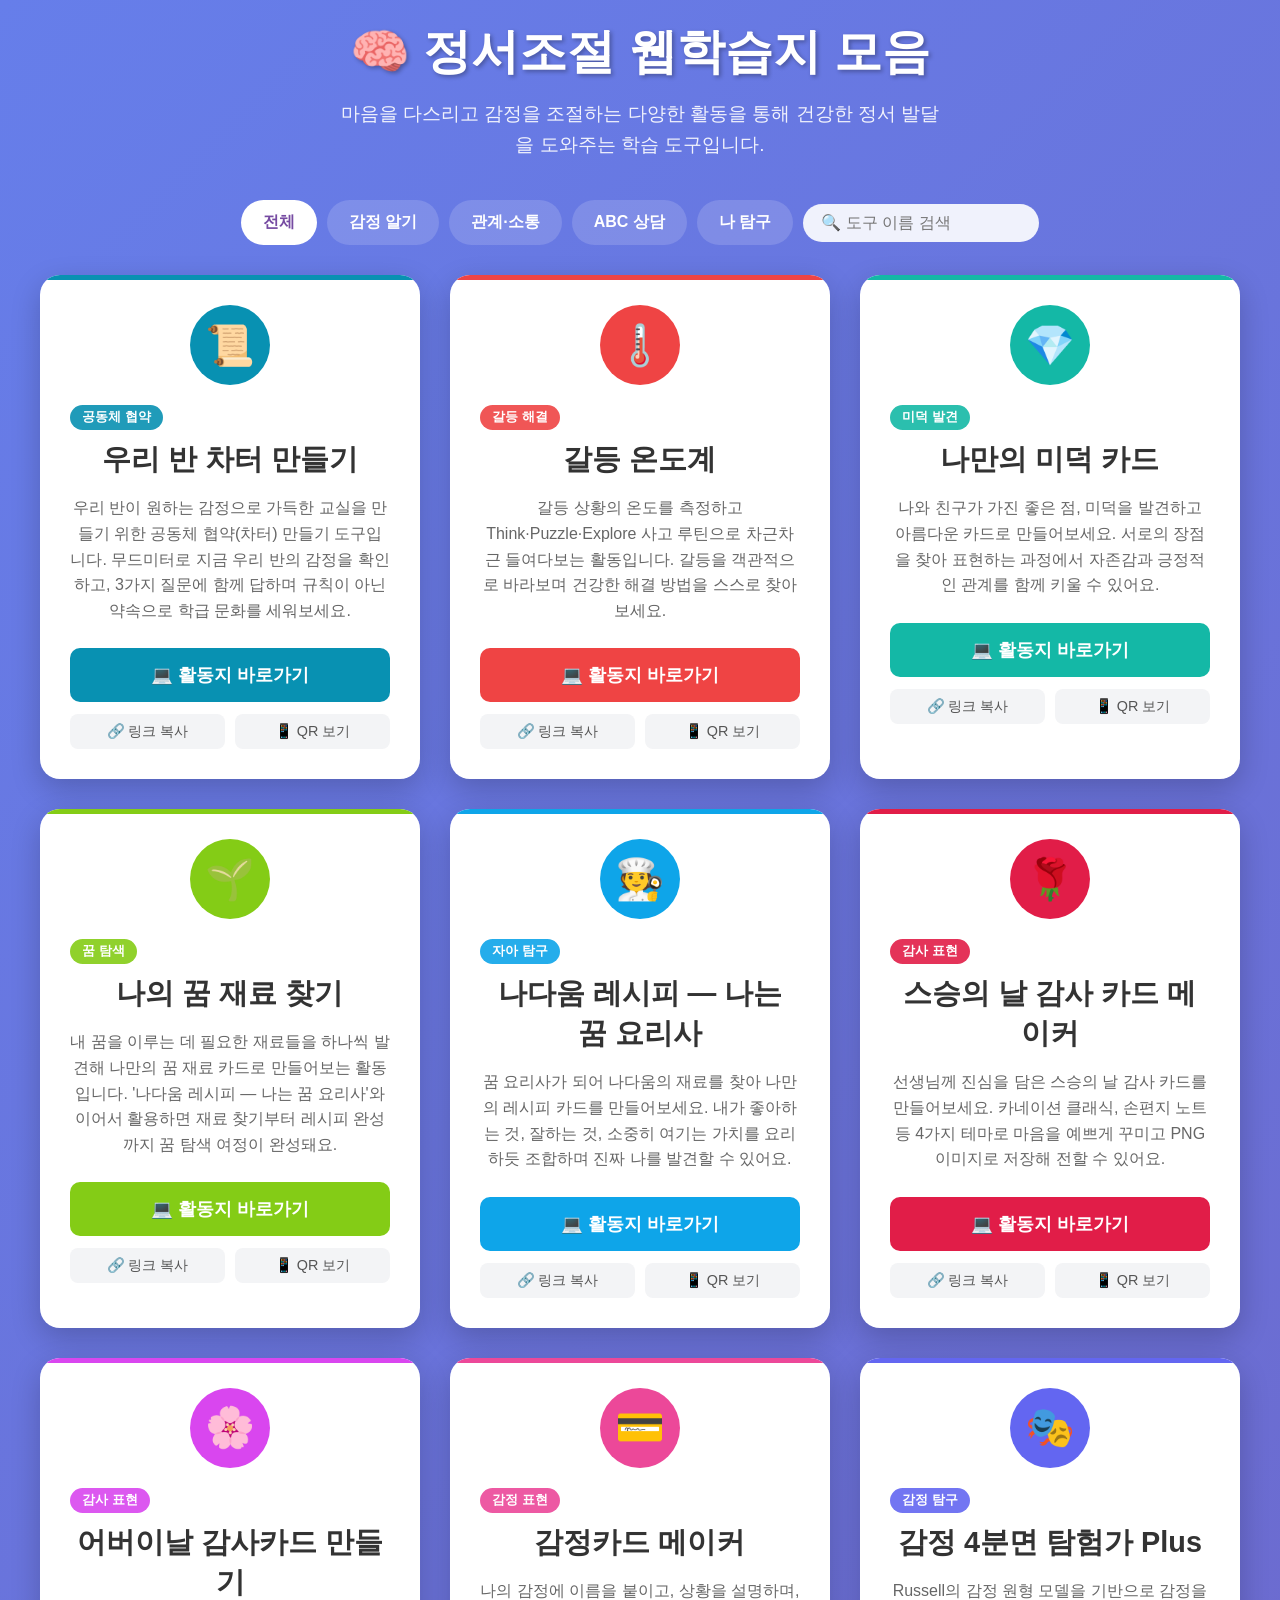
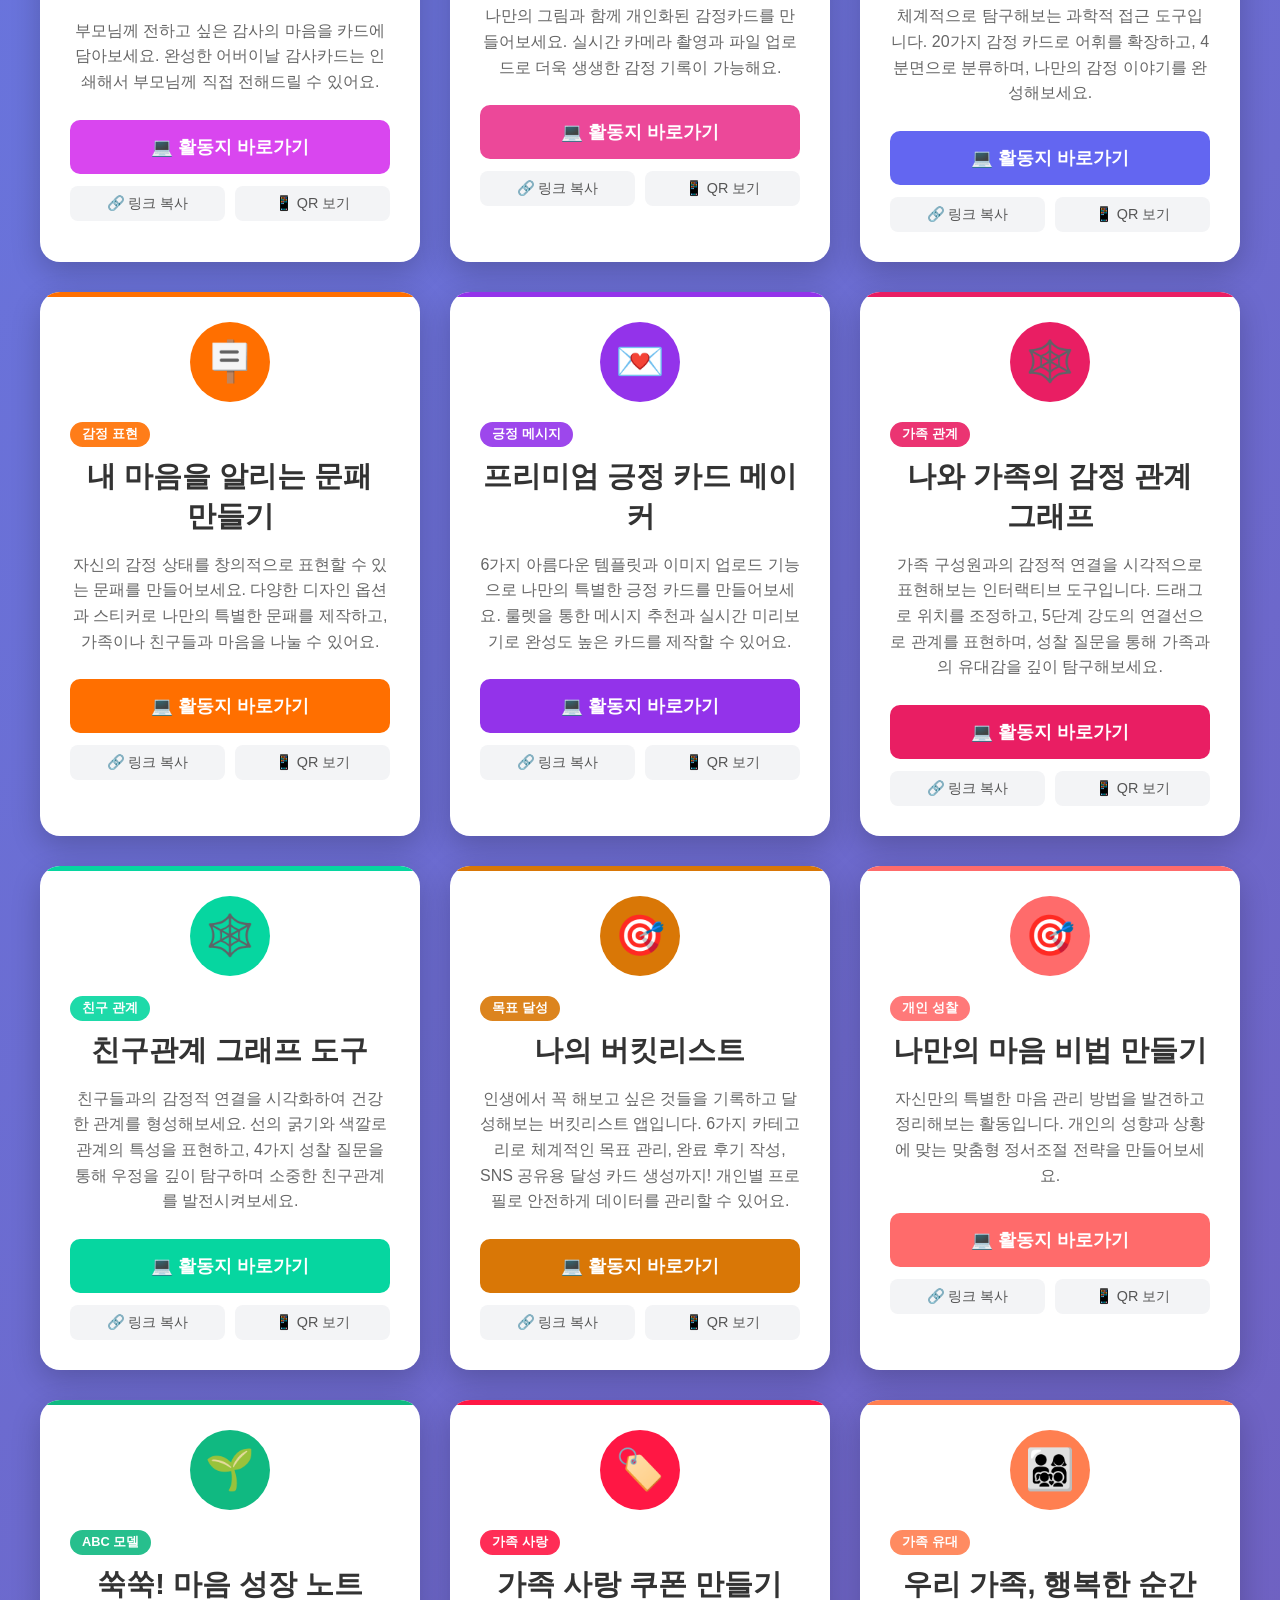
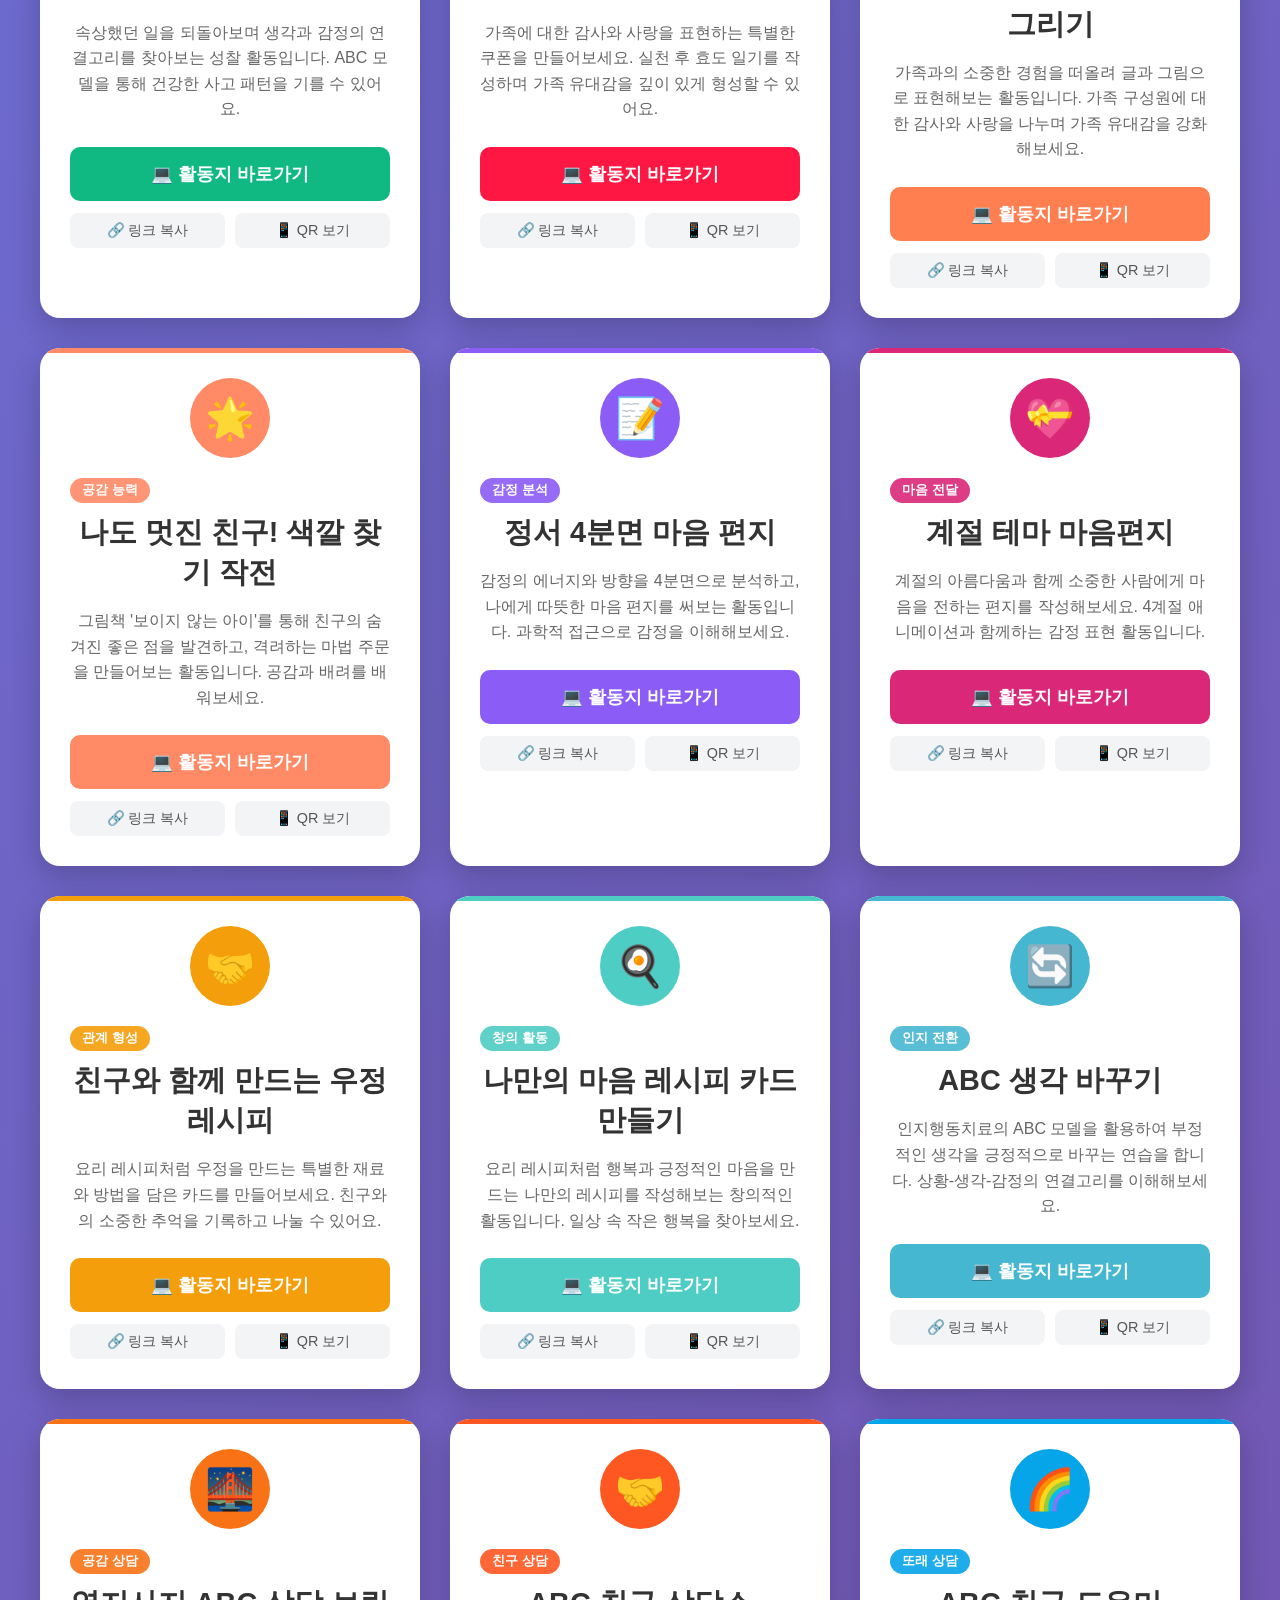
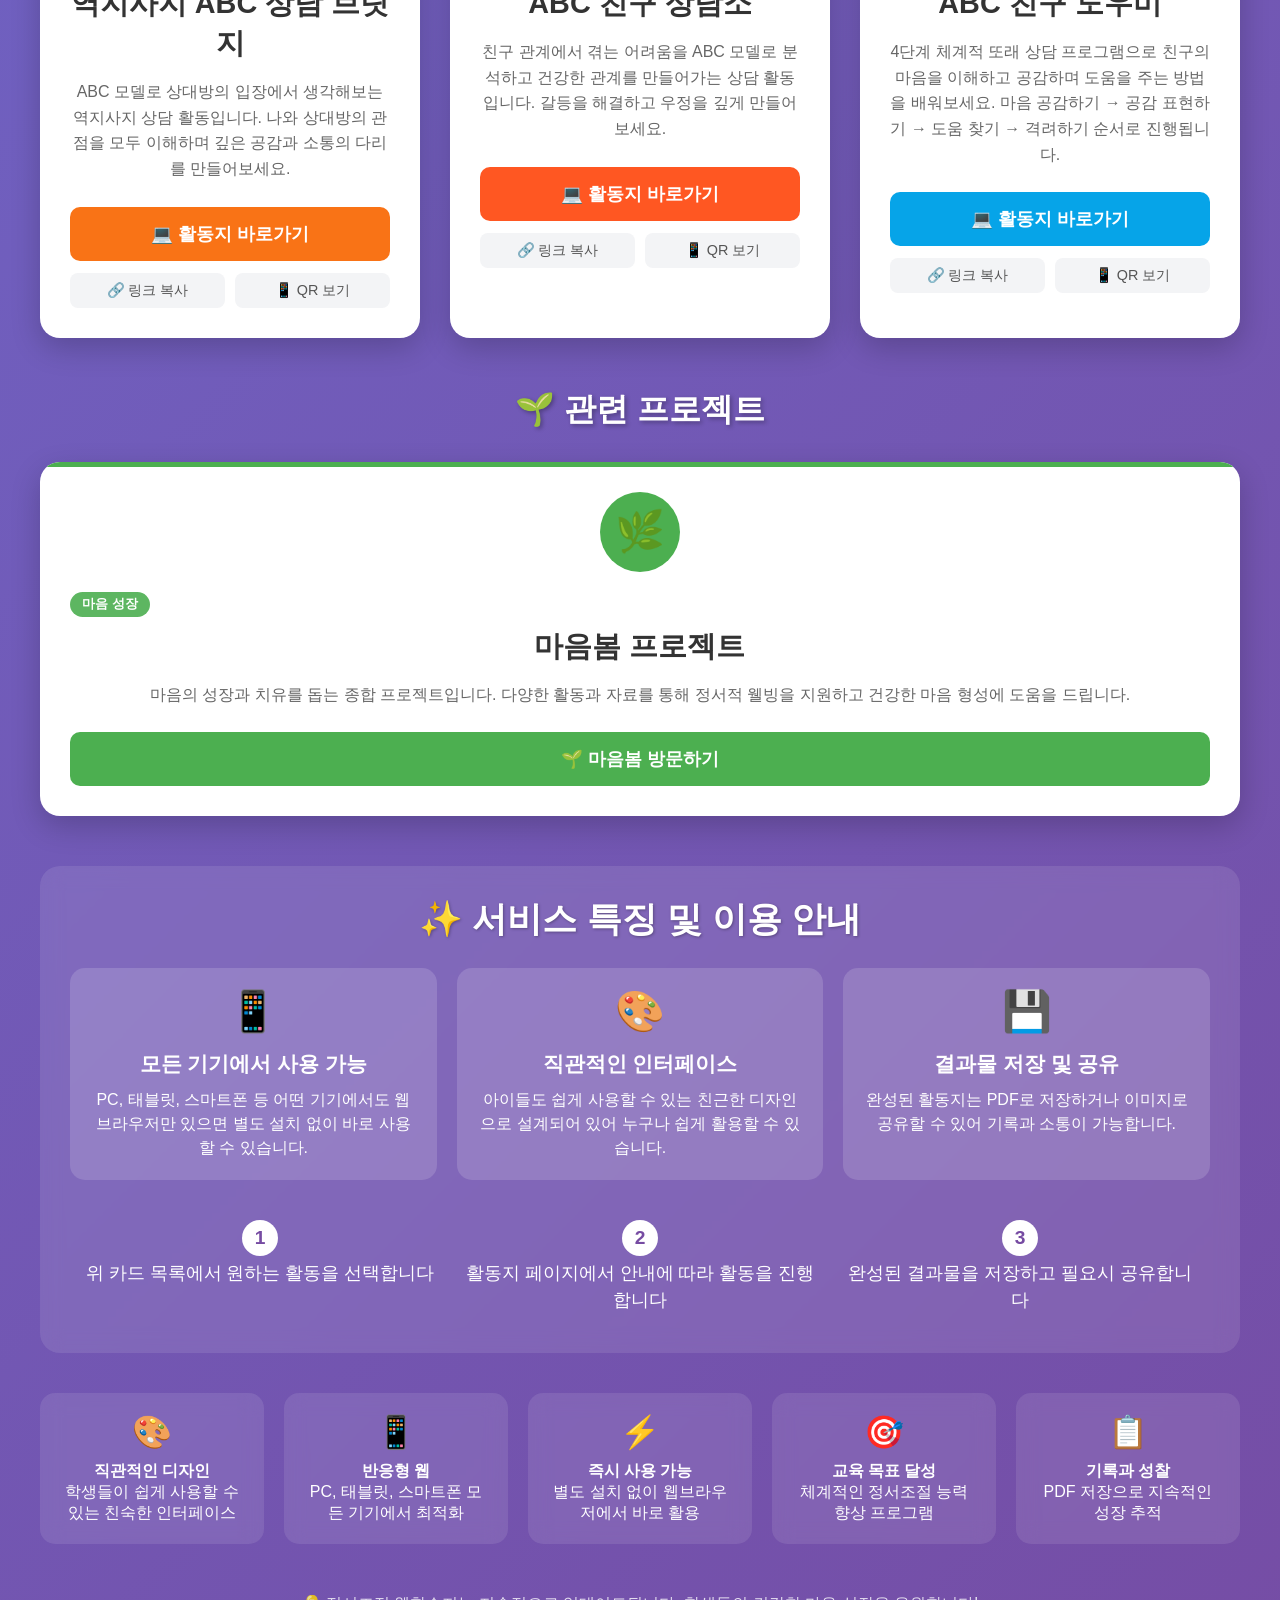
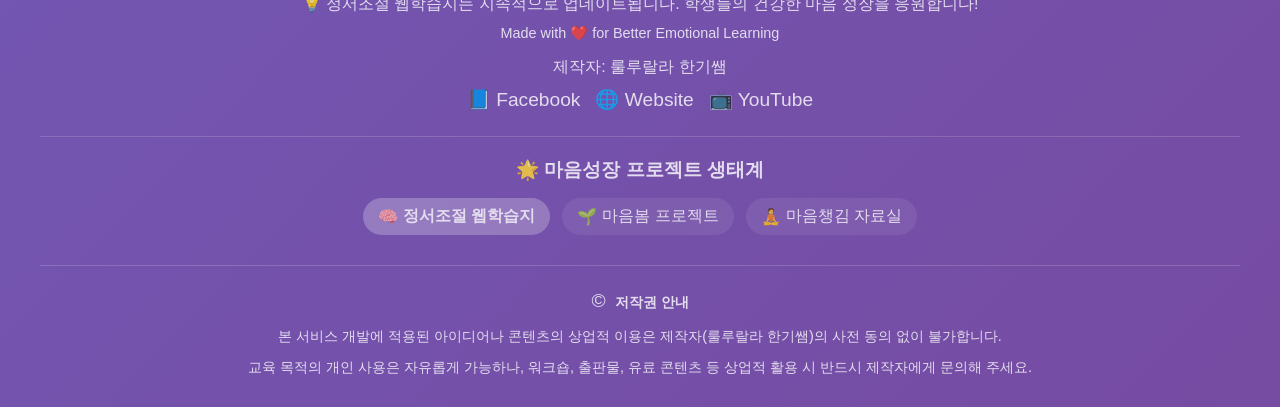
<file: index.html>
<!DOCTYPE html>
<!-- 정서조절 웹학습지 도구들을 모아 보여주는 마음허브 메인 페이지 (도구 목록은 하단 TOOLS 배열에서 관리) -->
<html lang="ko">
<head>
    <meta charset="UTF-8">
    <meta name="viewport" content="width=device-width, initial-scale=1.0">
    <title>정서조절 웹학습지 모음</title>
    <meta name="description" content="마음을 다스리고 감정을 조절하는 다양한 활동을 통해 건강한 정서 발달을 도와주는 학습 도구 모음">
    <meta property="og:type" content="website">
    <meta property="og:title" content="정서조절 웹학습지 모음">
    <meta property="og:description" content="마음을 다스리고 감정을 조절하는 다양한 활동을 통해 건강한 정서 발달을 도와주는 학습 도구 모음">
    <meta property="og:url" content="https://plusiam.github.io/maum-hub/">
    <meta property="og:locale" content="ko_KR">
    <link rel="icon" href="data:image/svg+xml,<svg xmlns=%22http://www.w3.org/2000/svg%22 viewBox=%220 0 100 100%22><text y=%22.9em%22 font-size=%2290%22>🧠</text></svg>">
    <style>
        * {
            margin: 0;
            padding: 0;
            box-sizing: border-box;
        }

        body {
            font-family: 'Segoe UI', Tahoma, Geneva, Verdana, sans-serif;
            background: linear-gradient(135deg, #667eea 0%, #764ba2 100%);
            min-height: 100vh;
            padding: 20px;
        }

        .container {
            max-width: 1200px;
            margin: 0 auto;
        }

        .header {
            text-align: center;
            margin-bottom: 40px;
            color: white;
        }

        .header h1 {
            font-size: 3rem;
            margin-bottom: 15px;
            text-shadow: 2px 2px 4px rgba(0,0,0,0.3);
        }

        .header p {
            font-size: 1.2rem;
            opacity: 0.9;
            max-width: 600px;
            margin: 0 auto;
            line-height: 1.6;
        }

        /* 필터 & 검색 바 */
        .filter-bar {
            display: flex;
            flex-wrap: wrap;
            gap: 10px;
            justify-content: center;
            align-items: center;
            margin-bottom: 30px;
        }

        .filter-tab {
            background: rgba(255,255,255,0.15);
            color: white;
            border: 2px solid transparent;
            padding: 10px 20px;
            border-radius: 25px;
            font-size: 1rem;
            font-weight: bold;
            cursor: pointer;
            transition: all 0.2s ease;
        }

        .filter-tab:hover {
            background: rgba(255,255,255,0.3);
        }

        .filter-tab.active {
            background: white;
            color: #764ba2;
        }

        .search-input {
            padding: 10px 18px;
            border: none;
            border-radius: 25px;
            font-size: 1rem;
            min-width: 200px;
            background: rgba(255,255,255,0.9);
        }

        .search-input:focus {
            outline: 3px solid rgba(255,255,255,0.6);
        }

        .no-result {
            grid-column: 1 / -1;
            text-align: center;
            color: white;
            font-size: 1.2rem;
            padding: 40px 0;
        }

        .noscript-notice {
            background: rgba(255,255,255,0.9);
            color: #333;
            padding: 20px;
            border-radius: 15px;
            text-align: center;
            margin-bottom: 30px;
        }

        .cards-grid {
            display: grid;
            grid-template-columns: repeat(auto-fit, minmax(350px, 1fr));
            gap: 30px;
            margin-bottom: 50px;
        }

        .card {
            background: white;
            border-radius: 20px;
            padding: 30px;
            box-shadow: 0 10px 30px rgba(0,0,0,0.2);
            transition: transform 0.3s ease, box-shadow 0.3s ease;
            position: relative;
            overflow: hidden;
            opacity: 0;
            animation: cardIn 0.6s ease forwards;
            animation-delay: calc(min(var(--i, 0), 8) * 90ms);
        }

        @keyframes cardIn {
            from { opacity: 0; transform: translateY(30px); }
            to { opacity: 1; transform: translateY(0); }
        }

        @media (prefers-reduced-motion: reduce) {
            .card { animation: none; opacity: 1; }
        }

        .card:hover {
            transform: translateY(-10px);
            box-shadow: 0 20px 40px rgba(0,0,0,0.3);
        }

        .card::before {
            content: '';
            position: absolute;
            top: 0;
            left: 0;
            right: 0;
            height: 5px;
            background: var(--card-color);
        }

        .card-icon {
            width: 80px;
            height: 80px;
            margin: 0 auto 20px;
            background: var(--card-color);
            border-radius: 50%;
            display: flex;
            align-items: center;
            justify-content: center;
            font-size: 2.5rem;
            color: white;
        }

        .card h3 {
            font-size: 1.8rem;
            margin-bottom: 15px;
            color: #333;
            text-align: center;
        }

        .card p {
            color: #666;
            line-height: 1.6;
            margin-bottom: 25px;
            text-align: center;
        }

        .card-button {
            display: block;
            width: 100%;
            padding: 15px 20px;
            background: var(--card-color);
            color: white;
            text-decoration: none;
            border-radius: 10px;
            text-align: center;
            font-weight: bold;
            font-size: 1.1rem;
            transition: opacity 0.2s ease;
        }

        .card-button:hover {
            opacity: 0.85;
        }

        .card-button.pressed {
            animation: press 0.25s ease;
        }

        @keyframes press {
            0% { transform: scale(1); }
            50% { transform: scale(0.95); }
            100% { transform: scale(1); }
        }

        .card-actions {
            display: flex;
            gap: 10px;
            margin-top: 12px;
        }

        .card-action-btn {
            flex: 1;
            padding: 8px 10px;
            background: #f3f4f6;
            color: #555;
            border: none;
            border-radius: 8px;
            font-size: 0.9rem;
            cursor: pointer;
            transition: background 0.2s ease;
        }

        .card-action-btn:hover {
            background: #e5e7eb;
        }

        .features {
            display: grid;
            grid-template-columns: repeat(auto-fit, minmax(200px, 1fr));
            gap: 20px;
            margin-bottom: 40px;
        }

        .feature {
            background: rgba(255,255,255,0.1);
            padding: 20px;
            border-radius: 15px;
            text-align: center;
            color: white;
            backdrop-filter: blur(10px);
        }

        .feature-icon {
            font-size: 2rem;
            margin-bottom: 10px;
        }

        .footer {
            text-align: center;
            color: white;
            opacity: 0.8;
            margin-top: 50px;
        }

        @media (max-width: 768px) {
            .header h1 {
                font-size: 2rem;
            }

            .cards-grid {
                grid-template-columns: 1fr;
                gap: 20px;
            }

            .card {
                padding: 20px;
            }
        }

        .intro-section {
            background: rgba(255,255,255,0.1);
            padding: 30px;
            border-radius: 20px;
            margin-bottom: 40px;
            color: white;
            backdrop-filter: blur(10px);
        }

        .intro-section h2 {
            font-size: 2.2rem;
            margin-bottom: 25px;
            text-align: center;
            text-shadow: 1px 1px 3px rgba(0,0,0,0.3);
        }

        .service-features {
            display: grid;
            grid-template-columns: repeat(auto-fit, minmax(250px, 1fr));
            gap: 20px;
            margin-top: 25px;
        }

        .service-feature {
            background: rgba(255,255,255,0.15);
            border-radius: 15px;
            padding: 20px;
            display: flex;
            flex-direction: column;
            align-items: center;
            text-align: center;
            transition: all 0.3s ease;
        }

        .service-feature:hover {
            transform: translateY(-5px);
            background: rgba(255,255,255,0.2);
        }

        .service-icon {
            font-size: 2.5rem;
            margin-bottom: 15px;
        }

        .service-title {
            font-size: 1.3rem;
            font-weight: bold;
            margin-bottom: 10px;
        }

        .service-desc {
            font-size: 1rem;
            line-height: 1.5;
        }

        .usage-steps {
            display: flex;
            justify-content: space-between;
            margin-top: 30px;
            flex-wrap: wrap;
        }

        .usage-step {
            flex: 1;
            min-width: 200px;
            margin: 10px;
            position: relative;
            text-align: center;
            padding-top: 40px;
        }

        .step-number {
            position: absolute;
            top: 0;
            left: 50%;
            transform: translateX(-50%);
            width: 36px;
            height: 36px;
            background: white;
            color: #764ba2;
            border-radius: 50%;
            display: flex;
            align-items: center;
            justify-content: center;
            font-weight: bold;
            font-size: 1.2rem;
        }

        .step-text {
            font-size: 1.1rem;
            line-height: 1.5;
        }

        .card-tag {
            display: inline-block;
            background: var(--card-color);
            color: white;
            padding: 4px 12px;
            border-radius: 20px;
            font-size: 0.8rem;
            font-weight: bold;
            margin-bottom: 10px;
            opacity: 0.9;
        }

        .card.new::after {
            content: 'NEW!';
            position: absolute;
            top: 15px;
            right: 15px;
            background: #ff1744;
            color: white;
            padding: 5px 10px;
            border-radius: 15px;
            font-size: 0.7rem;
            font-weight: bold;
            animation: pulse 2s infinite;
        }

        @keyframes pulse {
            0% { transform: scale(1); }
            50% { transform: scale(1.1); }
            100% { transform: scale(1); }
        }

        @media (prefers-reduced-motion: reduce) {
            .card.new::after { animation: none; }
        }

        .section-title {
            font-size: 2rem;
            color: white;
            text-align: center;
            margin-bottom: 30px;
            text-shadow: 2px 2px 4px rgba(0,0,0,0.3);
        }

        .related-section {
            margin-bottom: 50px;
        }

        .project-ecosystem {
            margin-top: 25px;
            padding-top: 20px;
            border-top: 1px solid rgba(255,255,255,0.2);
        }

        .ecosystem-links {
            display: flex;
            justify-content: center;
            flex-wrap: wrap;
            gap: 12px;
        }

        .eco-link {
            color: white;
            text-decoration: none;
            background: rgba(255,255,255,0.1);
            padding: 8px 15px;
            border-radius: 20px;
            display: flex;
            align-items: center;
            gap: 5px;
            transition: all 0.3s ease;
        }

        .eco-link:hover {
            background: rgba(255,255,255,0.2);
            transform: translateY(-3px);
        }

        .eco-link.current {
            background: rgba(255,255,255,0.3);
            font-weight: bold;
        }

        .copyright-notice {
            margin-top: 30px;
            padding-top: 20px;
            border-top: 1px solid rgba(255,255,255,0.2);
            font-size: 0.9rem;
            line-height: 1.6;
        }

        .copyright-notice p {
            margin-bottom: 8px;
        }

        .copyright-icon {
            font-size: 1.2rem;
            margin-right: 5px;
        }

        /* QR 모달 */
        .qr-modal {
            display: none;
            position: fixed;
            inset: 0;
            background: rgba(0,0,0,0.6);
            z-index: 100;
            align-items: center;
            justify-content: center;
            padding: 20px;
        }

        .qr-modal.open {
            display: flex;
        }

        .qr-box {
            background: white;
            border-radius: 20px;
            padding: 30px;
            text-align: center;
            max-width: 320px;
            width: 100%;
        }

        .qr-box h3 {
            font-size: 1.2rem;
            color: #333;
            margin-bottom: 15px;
        }

        .qr-box img {
            width: 220px;
            height: 220px;
            max-width: 100%;
        }

        .qr-box .qr-url {
            font-size: 0.8rem;
            color: #666;
            word-break: break-all;
            margin: 12px 0;
        }

        .qr-close {
            background: #764ba2;
            color: white;
            border: none;
            padding: 10px 24px;
            border-radius: 10px;
            font-size: 1rem;
            font-weight: bold;
            cursor: pointer;
        }
    </style>
</head>
<body>
    <div class="container">
        <header class="header">
            <h1>🧠 정서조절 웹학습지 모음</h1>
            <p>마음을 다스리고 감정을 조절하는 다양한 활동을 통해 건강한 정서 발달을 도와주는 학습 도구입니다.</p>
        </header>

        <nav class="filter-bar" id="filter-bar" aria-label="도구 카테고리 필터">
            <button class="filter-tab active" data-category="all">전체</button>
            <button class="filter-tab" data-category="emotion">감정 알기</button>
            <button class="filter-tab" data-category="relation">관계·소통</button>
            <button class="filter-tab" data-category="abc">ABC 상담</button>
            <button class="filter-tab" data-category="self">나 탐구</button>
            <input type="search" class="search-input" id="search-input" placeholder="🔍 도구 이름 검색" aria-label="도구 검색">
        </nav>

        <noscript>
            <div class="noscript-notice">
                이 페이지의 도구 목록을 보려면 자바스크립트를 켜 주세요.
                도구 전체 목록은 <a href="https://github.com/plusiam/maum-hub#-도구-카탈로그">README 카탈로그</a>에서도 확인할 수 있습니다.
            </div>
        </noscript>

        <div class="cards-grid" id="cards-grid"></div>

        <!-- 관련 프로젝트 섹션 -->
        <div class="related-section">
            <h2 class="section-title">🌱 관련 프로젝트</h2>
            <div class="cards-grid" style="grid-template-columns: repeat(auto-fit, minmax(350px, 1fr));">
                <div class="card" style="--card-color: #4CAF50; --i: 0">
                    <div class="card-icon">🌿</div>
                    <span class="card-tag">마음 성장</span>
                    <h3>마음봄 프로젝트</h3>
                    <p>마음의 성장과 치유를 돕는 종합 프로젝트입니다. 다양한 활동과 자료를 통해 정서적 웰빙을 지원하고 건강한 마음 형성에 도움을 드립니다.</p>
                    <a href="https://plusiam.github.io/maumbom-website/" target="_blank" rel="noopener noreferrer" class="card-button">
                        🌱 마음봄 방문하기
                    </a>
                </div>
            </div>
        </div>

        <!-- 서비스 특징 및 이용 안내 -->
        <div class="intro-section">
            <h2>✨ 서비스 특징 및 이용 안내</h2>

            <div class="service-features">
                <div class="service-feature">
                    <div class="service-icon">📱</div>
                    <div class="service-title">모든 기기에서 사용 가능</div>
                    <div class="service-desc">PC, 태블릿, 스마트폰 등 어떤 기기에서도 웹브라우저만 있으면 별도 설치 없이 바로 사용할 수 있습니다.</div>
                </div>

                <div class="service-feature">
                    <div class="service-icon">🎨</div>
                    <div class="service-title">직관적인 인터페이스</div>
                    <div class="service-desc">아이들도 쉽게 사용할 수 있는 친근한 디자인으로 설계되어 있어 누구나 쉽게 활용할 수 있습니다.</div>
                </div>

                <div class="service-feature">
                    <div class="service-icon">💾</div>
                    <div class="service-title">결과물 저장 및 공유</div>
                    <div class="service-desc">완성된 활동지는 PDF로 저장하거나 이미지로 공유할 수 있어 기록과 소통이 가능합니다.</div>
                </div>
            </div>

            <div class="usage-steps">
                <div class="usage-step">
                    <div class="step-number">1</div>
                    <div class="step-text">위 카드 목록에서 원하는 활동을 선택합니다</div>
                </div>

                <div class="usage-step">
                    <div class="step-number">2</div>
                    <div class="step-text">활동지 페이지에서 안내에 따라 활동을 진행합니다</div>
                </div>

                <div class="usage-step">
                    <div class="step-number">3</div>
                    <div class="step-text">완성된 결과물을 저장하고 필요시 공유합니다</div>
                </div>
            </div>
        </div>

        <div class="features">
            <div class="feature">
                <div class="feature-icon">🎨</div>
                <h4>직관적인 디자인</h4>
                <p>학생들이 쉽게 사용할 수 있는 친숙한 인터페이스</p>
            </div>
            <div class="feature">
                <div class="feature-icon">📱</div>
                <h4>반응형 웹</h4>
                <p>PC, 태블릿, 스마트폰 모든 기기에서 최적화</p>
            </div>
            <div class="feature">
                <div class="feature-icon">⚡</div>
                <h4>즉시 사용 가능</h4>
                <p>별도 설치 없이 웹브라우저에서 바로 활용</p>
            </div>
            <div class="feature">
                <div class="feature-icon">🎯</div>
                <h4>교육 목표 달성</h4>
                <p>체계적인 정서조절 능력 향상 프로그램</p>
            </div>
            <div class="feature">
                <div class="feature-icon">📋</div>
                <h4>기록과 성찰</h4>
                <p>PDF 저장으로 지속적인 성장 추적</p>
            </div>
        </div>

        <footer class="footer">
            <p>💡 정서조절 웹학습지는 지속적으로 업데이트됩니다. 학생들의 건강한 마음 성장을 응원합니다!</p>
            <p style="margin-top: 10px; font-size: 0.9rem;">Made with ❤️ for Better Emotional Learning</p>
            <div style="margin-top: 15px;">
                <p>제작자: 룰루랄라 한기쌤</p>
                <div style="display: flex; justify-content: center; gap: 15px; margin-top: 10px;">
                    <a href="https://www.facebook.com/playrurulala?locale=ko_KR" target="_blank" rel="noopener noreferrer" style="color: white; text-decoration: none;">
                        <span style="font-size: 1.2rem;">📘 Facebook</span>
                    </a>
                    <a href="https://plusiam.github.io/widyu-mindfulness-website/" target="_blank" rel="noopener noreferrer" style="color: white; text-decoration: none;">
                        <span style="font-size: 1.2rem;">🌐 Website</span>
                    </a>
                    <a href="https://www.youtube.com/channel/UCVcgTO7CJaKBSr6FbQxBT1w" target="_blank" rel="noopener noreferrer" style="color: white; text-decoration: none;">
                        <span style="font-size: 1.2rem;">📺 YouTube</span>
                    </a>
                </div>
            </div>

            <!-- 프로젝트 생태계: 사이트 단위 링크만 유지 (개별 도구는 위 카드 목록에서 관리) -->
            <div class="project-ecosystem">
                <h3 style="margin-bottom: 15px;">🌟 마음성장 프로젝트 생태계</h3>
                <div class="ecosystem-links">
                    <a href="https://plusiam.github.io/maum-hub/" class="eco-link current">
                        <span>🧠</span>
                        <span>정서조절 웹학습지</span>
                    </a>
                    <a href="https://plusiam.github.io/maumbom-website/" target="_blank" rel="noopener noreferrer" class="eco-link">
                        <span>🌱</span>
                        <span>마음봄 프로젝트</span>
                    </a>
                    <a href="https://plusiam.github.io/widyu-mindfulness-website/" target="_blank" rel="noopener noreferrer" class="eco-link">
                        <span>🧘</span>
                        <span>마음챙김 자료실</span>
                    </a>
                </div>
            </div>

            <!-- 저작권 안내 -->
            <div class="copyright-notice">
                <p><span class="copyright-icon">©️</span> <strong>저작권 안내</strong></p>
                <p>본 서비스 개발에 적용된 아이디어나 콘텐츠의 상업적 이용은 제작자(룰루랄라 한기쌤)의 사전 동의 없이 불가합니다.</p>
                <p>교육 목적의 개인 사용은 자유롭게 가능하나, 워크숍, 출판물, 유료 콘텐츠 등 상업적 활용 시 반드시 제작자에게 문의해 주세요.</p>
            </div>
        </footer>
    </div>

    <!-- QR 모달 -->
    <div class="qr-modal" id="qr-modal" role="dialog" aria-modal="true" aria-label="QR 코드 보기">
        <div class="qr-box">
            <h3 id="qr-title"></h3>
            <img id="qr-img" alt="도구 접속 QR 코드">
            <p class="qr-url" id="qr-url"></p>
            <button class="qr-close" id="qr-close">닫기</button>
        </div>
    </div>

    <script>
        // 도구 목록 단일 데이터 소스 — 도구 추가/수정은 이 배열만 편집하면 됩니다.
        // category: emotion(감정 알기) | relation(관계·소통) | abc(ABC 상담) | self(나 탐구)
        // added: 등록일. 90일 이내면 NEW 뱃지가 자동 표시됩니다.
        const TOOLS = [
            { id: 'charter-builder', icon: '📜', tag: '공동체 협약', color: '#0891b2', category: 'relation', added: '2026-07-08',
              title: '우리 반 차터 만들기',
              desc: '우리 반이 원하는 감정으로 가득한 교실을 만들기 위한 공동체 협약(차터) 만들기 도구입니다. 무드미터로 지금 우리 반의 감정을 확인하고, 3가지 질문에 함께 답하며 규칙이 아닌 약속으로 학급 문화를 세워보세요.',
              url: 'https://plusiam.github.io/charter-builder/' },
            { id: 'conflict-thermometer', icon: '🌡️', tag: '갈등 해결', color: '#ef4444', category: 'relation', added: '2026-07-08',
              title: '갈등 온도계',
              desc: '갈등 상황의 온도를 측정하고 Think·Puzzle·Explore 사고 루틴으로 차근차근 들여다보는 활동입니다. 갈등을 객관적으로 바라보며 건강한 해결 방법을 스스로 찾아보세요.',
              url: 'https://plusiam.github.io/conflict-thermometer/' },
            { id: 'my-virtue-canvas', icon: '💎', tag: '미덕 발견', color: '#14b8a6', category: 'self', added: '2026-07-08',
              title: '나만의 미덕 카드',
              desc: '나와 친구가 가진 좋은 점, 미덕을 발견하고 아름다운 카드로 만들어보세요. 서로의 장점을 찾아 표현하는 과정에서 자존감과 긍정적인 관계를 함께 키울 수 있어요.',
              url: 'https://plusiam.github.io/my-virtue-canvas/' },
            { id: 'dream-ingredients', icon: '🌱', tag: '꿈 탐색', color: '#84cc16', category: 'self', added: '2026-07-08',
              title: '나의 꿈 재료 찾기',
              desc: '내 꿈을 이루는 데 필요한 재료들을 하나씩 발견해 나만의 꿈 재료 카드로 만들어보는 활동입니다. \'나다움 레시피 — 나는 꿈 요리사\'와 이어서 활용하면 재료 찾기부터 레시피 완성까지 꿈 탐색 여정이 완성돼요.',
              url: 'https://plusiam.github.io/dream-ingredients/' },
            { id: 'dream-recipe', icon: '🧑‍🍳', tag: '자아 탐구', color: '#0ea5e9', category: 'self', added: '2026-07-08',
              title: '나다움 레시피 — 나는 꿈 요리사',
              desc: '꿈 요리사가 되어 나다움의 재료를 찾아 나만의 레시피 카드를 만들어보세요. 내가 좋아하는 것, 잘하는 것, 소중히 여기는 가치를 요리하듯 조합하며 진짜 나를 발견할 수 있어요.',
              url: 'https://plusiam.github.io/dream-recipe/' },
            { id: 'dear-teacher', icon: '🌹', tag: '감사 표현', color: '#e11d48', category: 'relation', added: '2026-07-08',
              title: '스승의 날 감사 카드 메이커',
              desc: '선생님께 진심을 담은 스승의 날 감사 카드를 만들어보세요. 카네이션 클래식, 손편지 노트 등 4가지 테마로 마음을 예쁘게 꾸미고 PNG 이미지로 저장해 전할 수 있어요.',
              url: 'https://plusiam.github.io/dear-teacher/' },
            { id: 'dear-parents', icon: '🌸', tag: '감사 표현', color: '#d946ef', category: 'relation', added: '2026-07-08',
              title: '어버이날 감사카드 만들기',
              desc: '부모님께 전하고 싶은 감사의 마음을 카드에 담아보세요. 완성한 어버이날 감사카드는 인쇄해서 부모님께 직접 전해드릴 수 있어요.',
              url: 'https://plusiam.github.io/dear-parents/' },
            { id: 'emotion-card-maker', icon: '💳', tag: '감정 표현', color: '#ec4899', category: 'emotion', added: '2025-07-11',
              title: '감정카드 메이커',
              desc: '나의 감정에 이름을 붙이고, 상황을 설명하며, 나만의 그림과 함께 개인화된 감정카드를 만들어보세요. 실시간 카메라 촬영과 파일 업로드로 더욱 생생한 감정 기록이 가능해요.',
              url: 'https://plusiam.github.io/emotion-card-maker/' },
            { id: 'emotion-explorer', icon: '🎭', tag: '감정 탐구', color: '#6366f1', category: 'emotion', added: '2025-07-10',
              title: '감정 4분면 탐험가 Plus',
              desc: 'Russell의 감정 원형 모델을 기반으로 감정을 체계적으로 탐구해보는 과학적 접근 도구입니다. 20가지 감정 카드로 어휘를 확장하고, 4분면으로 분류하며, 나만의 감정 이야기를 완성해보세요.',
              url: 'https://plusiam.github.io/emotion-explorer/' },
            { id: 'munpae-maker', icon: '🪧', tag: '감정 표현', color: '#ff6f00', category: 'emotion', added: '2025-07-01',
              title: '내 마음을 알리는 문패 만들기',
              desc: '자신의 감정 상태를 창의적으로 표현할 수 있는 문패를 만들어보세요. 다양한 디자인 옵션과 스티커로 나만의 특별한 문패를 제작하고, 가족이나 친구들과 마음을 나눌 수 있어요.',
              url: 'https://plusiam.github.io/munpae-maker/' },
            { id: 'positive-card-maker', icon: '💌', tag: '긍정 메시지', color: '#9333ea', category: 'emotion', added: '2025-06-08',
              title: '프리미엄 긍정 카드 메이커',
              desc: '6가지 아름다운 템플릿과 이미지 업로드 기능으로 나만의 특별한 긍정 카드를 만들어보세요. 룰렛을 통한 메시지 추천과 실시간 미리보기로 완성도 높은 카드를 제작할 수 있어요.',
              url: 'positive-card-maker/' },
            { id: 'family-emotion-graph', icon: '🕸️', tag: '가족 관계', color: '#e91e63', category: 'relation', added: '2025-07-07',
              title: '나와 가족의 감정 관계 그래프',
              desc: '가족 구성원과의 감정적 연결을 시각적으로 표현해보는 인터랙티브 도구입니다. 드래그로 위치를 조정하고, 5단계 강도의 연결선으로 관계를 표현하며, 성찰 질문을 통해 가족과의 유대감을 깊이 탐구해보세요.',
              url: 'https://plusiam.github.io/family-emotion-graph/' },
            { id: 'friendship-graph-tool', icon: '🕸️', tag: '친구 관계', color: '#06d6a0', category: 'relation', added: '2025-07-10',
              title: '친구관계 그래프 도구',
              desc: '친구들과의 감정적 연결을 시각화하여 건강한 관계를 형성해보세요. 선의 굵기와 색깔로 관계의 특성을 표현하고, 4가지 성찰 질문을 통해 우정을 깊이 탐구하며 소중한 친구관계를 발전시켜보세요.',
              url: 'https://plusiam.github.io/friendship-graph-tool/' },
            { id: 'bucket-dreams', icon: '🎯', tag: '목표 달성', color: '#d97706', category: 'self', added: '2025-07-12',
              title: '나의 버킷리스트',
              desc: '인생에서 꼭 해보고 싶은 것들을 기록하고 달성해보는 버킷리스트 앱입니다. 6가지 카테고리로 체계적인 목표 관리, 완료 후기 작성, SNS 공유용 달성 카드 생성까지! 개인별 프로필로 안전하게 데이터를 관리할 수 있어요.',
              url: 'https://plusiam.github.io/bucket-dreams/' },
            { id: 'my-mind-card', icon: '🎯', tag: '개인 성찰', color: '#ff6b6b', category: 'self', added: '2025-05-27',
              title: '나만의 마음 비법 만들기',
              desc: '자신만의 특별한 마음 관리 방법을 발견하고 정리해보는 활동입니다. 개인의 성향과 상황에 맞는 맞춤형 정서조절 전략을 만들어보세요.',
              url: 'https://plusiam.github.io/my-mind-card' },
            { id: 'heart-growth', icon: '🌱', tag: 'ABC 모델', color: '#10b981', category: 'abc', added: '2025-05-29',
              title: '쑥쑥! 마음 성장 노트',
              desc: '속상했던 일을 되돌아보며 생각과 감정의 연결고리를 찾아보는 성찰 활동입니다. ABC 모델을 통해 건강한 사고 패턴을 기를 수 있어요.',
              url: 'https://plusiam.github.io/heart-growth/' },
            { id: 'family-love-coupon-app', icon: '🏷️', tag: '가족 사랑', color: '#ff1744', category: 'relation', added: '2025-06-08',
              title: '가족 사랑 쿠폰 만들기',
              desc: '가족에 대한 감사와 사랑을 표현하는 특별한 쿠폰을 만들어보세요. 실천 후 효도 일기를 작성하며 가족 유대감을 깊이 있게 형성할 수 있어요.',
              url: 'https://plusiam.github.io/family-love-coupon-app/' },
            { id: 'family-happy-moments-v2', icon: '👨‍👩‍👧‍👦', tag: '가족 유대', color: '#ff7f50', category: 'relation', added: '2025-06-08',
              title: '우리 가족, 행복한 순간 그리기',
              desc: '가족과의 소중한 경험을 떠올려 글과 그림으로 표현해보는 활동입니다. 가족 구성원에 대한 감사와 사랑을 나누며 가족 유대감을 강화해보세요.',
              url: 'https://plusiam.github.io/family-happy-moments-v2/' },
            { id: 'invisible-child-worksheet', icon: '🌟', tag: '공감 능력', color: '#ff8a65', category: 'self', added: '2025-06-05',
              title: '나도 멋진 친구! 색깔 찾기 작전',
              desc: '그림책 \'보이지 않는 아이\'를 통해 친구의 숨겨진 좋은 점을 발견하고, 격려하는 마법 주문을 만들어보는 활동입니다. 공감과 배려를 배워보세요.',
              url: 'https://plusiam.github.io/invisible-child-worksheet/' },
            { id: 'maum-letter', icon: '📝', tag: '감정 분석', color: '#8b5cf6', category: 'emotion', added: '2025-05-29',
              title: '정서 4분면 마음 편지',
              desc: '감정의 에너지와 방향을 4분면으로 분석하고, 나에게 따뜻한 마음 편지를 써보는 활동입니다. 과학적 접근으로 감정을 이해해보세요.',
              url: 'https://plusiam.github.io/maum-letter/' },
            { id: 'my-family-postcard', icon: '💝', tag: '마음 전달', color: '#db2777', category: 'emotion', added: '2025-05-31',
              title: '계절 테마 마음편지',
              desc: '계절의 아름다움과 함께 소중한 사람에게 마음을 전하는 편지를 작성해보세요. 4계절 애니메이션과 함께하는 감정 표현 활동입니다.',
              url: 'https://plusiam.github.io/my-family-postcard/' },
            { id: 'friendship-recipe', icon: '🤝', tag: '관계 형성', color: '#f59e0b', category: 'relation', added: '2025-05-30',
              title: '친구와 함께 만드는 우정 레시피',
              desc: '요리 레시피처럼 우정을 만드는 특별한 재료와 방법을 담은 카드를 만들어보세요. 친구와의 소중한 추억을 기록하고 나눌 수 있어요.',
              url: 'https://plusiam.github.io/friendship-recipe/' },
            { id: 'my-happy-recipe', icon: '🍳', tag: '창의 활동', color: '#4ecdc4', category: 'self', added: '2025-05-27',
              title: '나만의 마음 레시피 카드 만들기',
              desc: '요리 레시피처럼 행복과 긍정적인 마음을 만드는 나만의 레시피를 작성해보는 창의적인 활동입니다. 일상 속 작은 행복을 찾아보세요.',
              url: 'https://plusiam.github.io/my-happy-recipe/' },
            { id: 'abc-think', icon: '🔄', tag: '인지 전환', color: '#45b7d1', category: 'abc', added: '2025-05-27',
              title: 'ABC 생각 바꾸기',
              desc: '인지행동치료의 ABC 모델을 활용하여 부정적인 생각을 긍정적으로 바꾸는 연습을 합니다. 상황-생각-감정의 연결고리를 이해해보세요.',
              url: 'https://plusiam.github.io/abc-think/' },
            { id: 'abc-heart-bridge', icon: '🌉', tag: '공감 상담', color: '#f97316', category: 'abc', added: '2025-06-24',
              title: '역지사지 ABC 상담 브릿지',
              desc: 'ABC 모델로 상대방의 입장에서 생각해보는 역지사지 상담 활동입니다. 나와 상대방의 관점을 모두 이해하며 깊은 공감과 소통의 다리를 만들어보세요.',
              url: 'https://plusiam.github.io/abc-heart-bridge' },
            { id: 'abc-friend-consultant', icon: '🤝', tag: '친구 상담', color: '#ff5722', category: 'abc', added: '2025-06-18',
              title: 'ABC 친구 상담소',
              desc: '친구 관계에서 겪는 어려움을 ABC 모델로 분석하고 건강한 관계를 만들어가는 상담 활동입니다. 갈등을 해결하고 우정을 깊게 만들어보세요.',
              url: 'https://plusiam.github.io/abc-friend-consultant/' },
            { id: 'abc-friend-peer', icon: '🌈', tag: '또래 상담', color: '#06a4e8', category: 'abc', added: '2025-06-22',
              title: 'ABC 친구 도우미',
              desc: '4단계 체계적 또래 상담 프로그램으로 친구의 마음을 이해하고 공감하며 도움을 주는 방법을 배워보세요. 마음 공감하기 → 공감 표현하기 → 도움 찾기 → 격려하기 순서로 진행됩니다.',
              url: 'https://plusiam.github.io/abc-friend-peer/' }
        ];

        const NEW_BADGE_DAYS = 90;
        const grid = document.getElementById('cards-grid');
        const searchInput = document.getElementById('search-input');
        const filterBar = document.getElementById('filter-bar');

        let activeCategory = 'all';

        function isNew(tool) {
            return (Date.now() - new Date(tool.added).getTime()) < NEW_BADGE_DAYS * 24 * 60 * 60 * 1000;
        }

        function absoluteUrl(url) {
            return new URL(url, window.location.href).href;
        }

        function cardHTML(tool, index) {
            return `
                <div class="card${isNew(tool) ? ' new' : ''}" style="--card-color: ${tool.color}; --i: ${index}">
                    <div class="card-icon">${tool.icon}</div>
                    <span class="card-tag">${tool.tag}</span>
                    <h3>${tool.title}</h3>
                    <p>${tool.desc}</p>
                    <a href="${tool.url}" target="_blank" rel="noopener noreferrer" class="card-button">💻 활동지 바로가기</a>
                    <div class="card-actions">
                        <button class="card-action-btn" data-action="copy" data-url="${absoluteUrl(tool.url)}">🔗 링크 복사</button>
                        <button class="card-action-btn" data-action="qr" data-url="${absoluteUrl(tool.url)}" data-title="${tool.title}">📱 QR 보기</button>
                    </div>
                </div>`;
        }

        function renderCards() {
            const term = searchInput.value.trim().toLowerCase();
            const list = TOOLS.filter(t => {
                const inCategory = activeCategory === 'all' || t.category === activeCategory;
                const inSearch = !term || (t.title + t.tag + t.desc).toLowerCase().includes(term);
                return inCategory && inSearch;
            });
            grid.innerHTML = list.length
                ? list.map(cardHTML).join('')
                : '<p class="no-result">조건에 맞는 도구가 없어요. 다른 검색어나 카테고리를 골라보세요.</p>';
        }

        // 카테고리 탭 (URL 해시 연동 — #abc 형태로 특정 카테고리만 공유 가능)
        filterBar.addEventListener('click', (e) => {
            const tab = e.target.closest('.filter-tab');
            if (!tab) return;
            activeCategory = tab.dataset.category;
            document.querySelectorAll('.filter-tab').forEach(t => t.classList.toggle('active', t === tab));
            history.replaceState(null, '', activeCategory === 'all' ? window.location.pathname : '#' + activeCategory);
            renderCards();
        });

        searchInput.addEventListener('input', renderCards);

        // 링크 복사 / QR 보기 (이벤트 위임)
        const qrModal = document.getElementById('qr-modal');
        const qrImg = document.getElementById('qr-img');
        const qrTitle = document.getElementById('qr-title');
        const qrUrl = document.getElementById('qr-url');

        grid.addEventListener('click', async (e) => {
            const btn = e.target.closest('.card-action-btn');
            if (btn) {
                if (btn.dataset.action === 'copy') {
                    try {
                        await navigator.clipboard.writeText(btn.dataset.url);
                    } catch {
                        // 구형 브라우저·비보안 컨텍스트 폴백
                        const ta = document.createElement('textarea');
                        ta.value = btn.dataset.url;
                        document.body.appendChild(ta);
                        ta.select();
                        document.execCommand('copy');
                        ta.remove();
                    }
                    const original = btn.textContent;
                    btn.textContent = '✅ 복사됨!';
                    setTimeout(() => { btn.textContent = original; }, 1500);
                } else if (btn.dataset.action === 'qr') {
                    qrTitle.textContent = btn.dataset.title;
                    qrUrl.textContent = btn.dataset.url;
                    qrImg.src = 'https://api.qrserver.com/v1/create-qr-code/?size=220x220&data=' + encodeURIComponent(btn.dataset.url);
                    qrImg.onerror = () => { qrUrl.textContent = 'QR 생성에 실패했어요. 위 주소를 직접 입력해 주세요. → ' + btn.dataset.url; };
                    qrModal.classList.add('open');
                }
                return;
            }
            // 버튼 클릭 피드백 (애니메이션 종료 후 자동 원상 복귀)
            const link = e.target.closest('.card-button');
            if (link) {
                link.classList.remove('pressed');
                void link.offsetWidth;
                link.classList.add('pressed');
            }
        });

        document.getElementById('qr-close').addEventListener('click', () => qrModal.classList.remove('open'));
        qrModal.addEventListener('click', (e) => { if (e.target === qrModal) qrModal.classList.remove('open'); });
        document.addEventListener('keydown', (e) => { if (e.key === 'Escape') qrModal.classList.remove('open'); });

        // 초기 렌더링 (URL 해시에 카테고리가 있으면 해당 탭으로 시작)
        const hash = window.location.hash.slice(1);
        const hashTab = document.querySelector(`.filter-tab[data-category="${hash}"]`);
        if (hashTab) {
            activeCategory = hash;
            document.querySelectorAll('.filter-tab').forEach(t => t.classList.toggle('active', t === hashTab));
        }
        renderCards();
    </script>
</body>
</html>
</file>
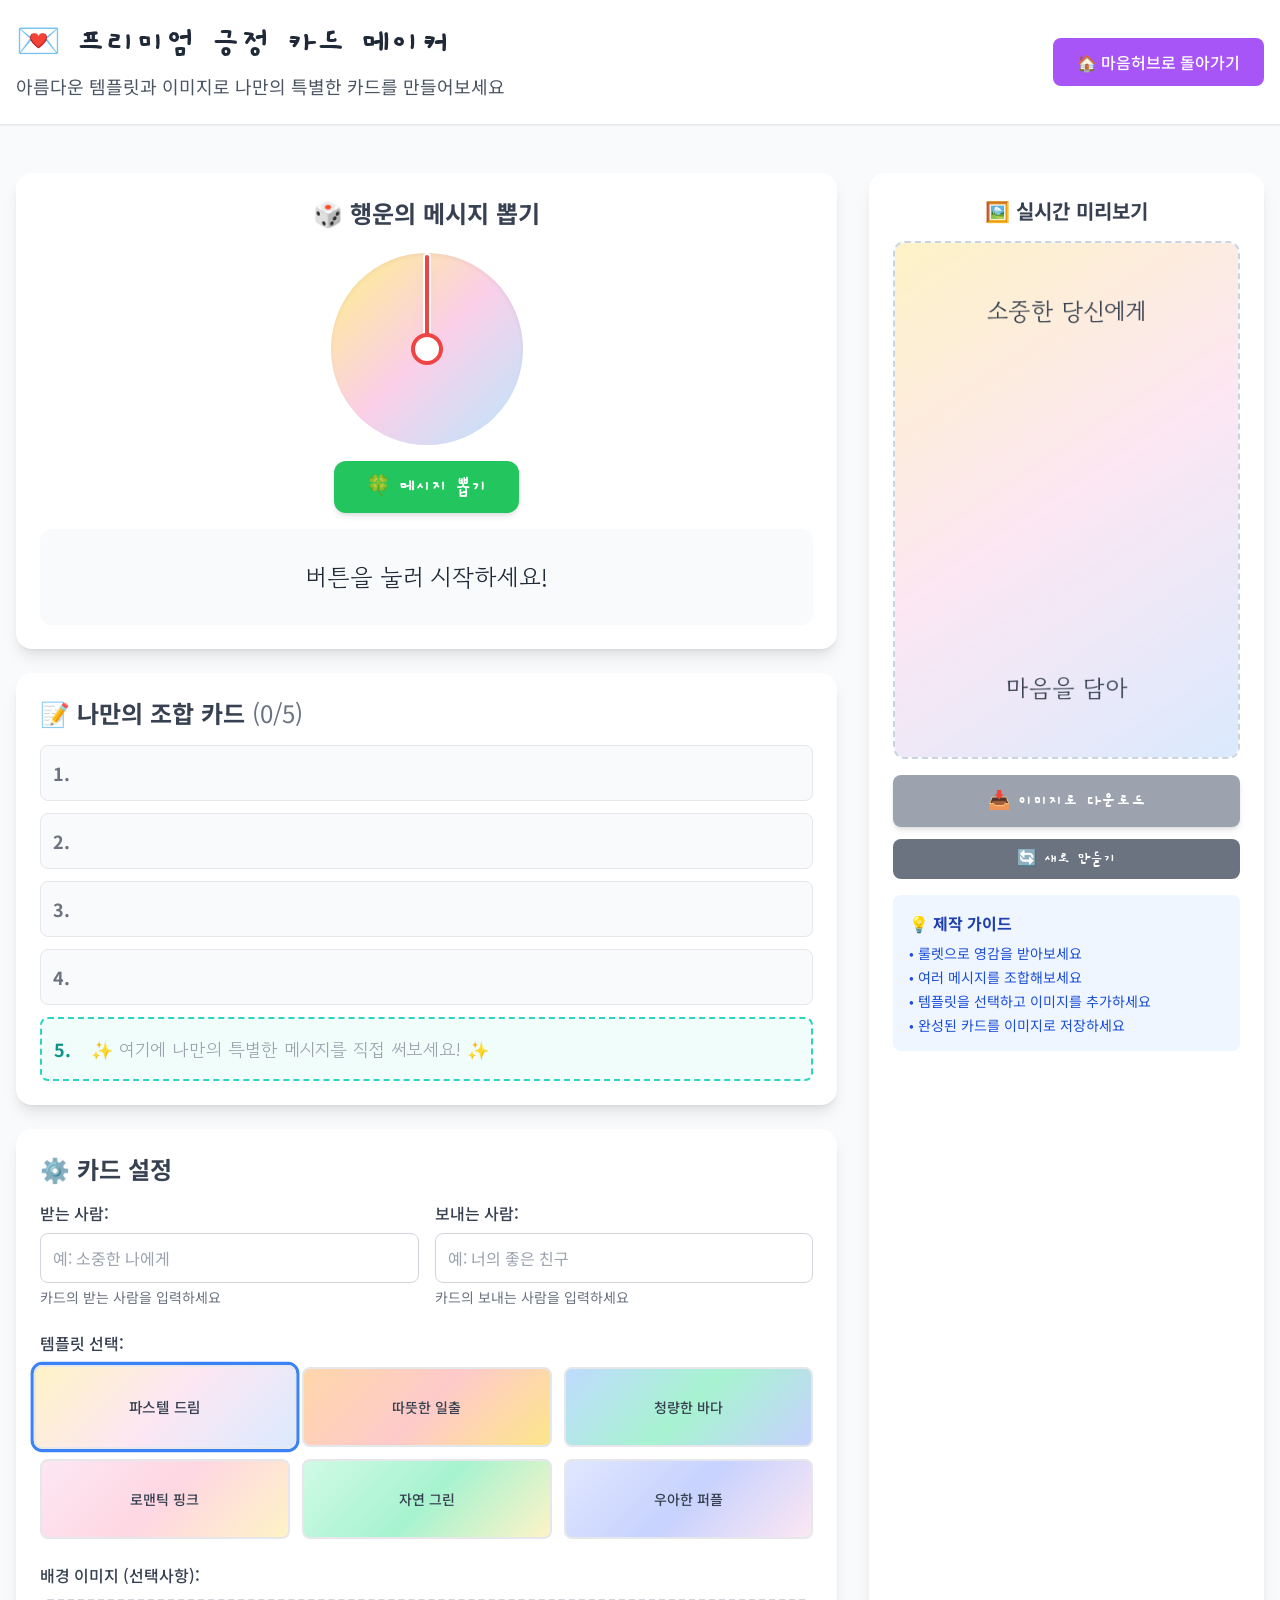
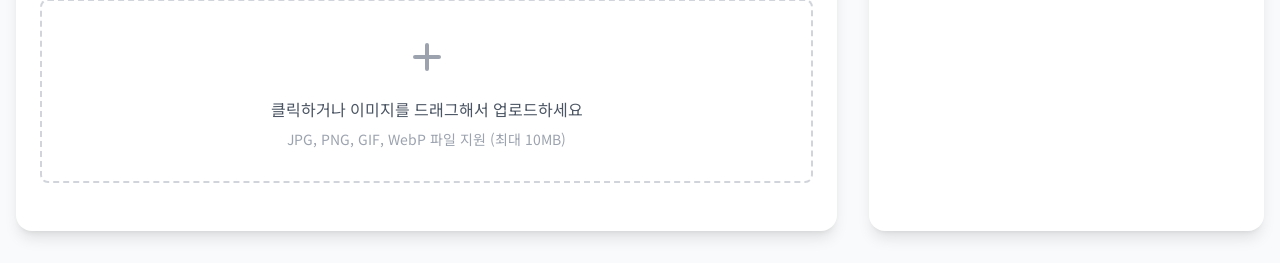
<file: positive-card-maker/index.html>
<!DOCTYPE html>
<html lang="ko">
<head>
    <meta charset="UTF-8">
    <meta name="viewport" content="width=device-width, initial-scale=1.0">
    <title>프리미엄 긍정 카드 메이커 v3.1</title>
    <!-- Tailwind 정적 빌드 산출물. HTML의 Tailwind 클래스를 바꾸면 재생성 필요:
         npx tailwindcss@3.4.17 -o tailwind.css --content index.html --minify -->
    <link rel="stylesheet" href="./tailwind.css">
    <link href="https://fonts.googleapis.com/css2?family=Gaegu:wght@400;700&family=Noto+Sans+KR:wght@400;500;700&family=Gowun+Dodum&display=swap" rel="stylesheet">
    <style>
        body { font-family: 'Noto Sans KR', sans-serif; }
        .font-handwriting { font-family: 'Gaegu', cursive; }
        .font-dodum { font-family: 'Gowun Dodum', sans-serif; }
        .roulette-needle { transform-origin: bottom center; transition: transform 2s cubic-bezier(0.25, 1, 0.5, 1); }
        
        [contenteditable=true]:empty:before {
            content: attr(placeholder);
            pointer-events: none;
            display: block;
            color: #9ca3af;
        }
        
        .template-card {
            cursor: pointer;
            transition: all 0.3s ease;
            position: relative;
            overflow: hidden;
        }
        
        .template-card:hover {
            transform: translateY(-2px);
            box-shadow: 0 10px 25px rgba(0,0,0,0.15);
        }
        
        .template-card.selected {
            box-shadow: 0 0 0 3px #3b82f6;
            transform: scale(1.05);
        }
        
        .template-card:focus {
            outline: 2px solid #3b82f6;
            outline-offset: 2px;
        }
        
        .canvas-container {
            background: #f8fafc;
            border: 2px dashed #cbd5e1;
            border-radius: 12px;
            position: relative;
            overflow: hidden;
        }
        
        .image-upload-area {
            border: 2px dashed #d1d5db;
            border-radius: 8px;
            cursor: pointer;
            transition: all 0.3s ease;
        }
        
        .image-upload-area:hover {
            border-color: #3b82f6;
            background-color: #f0f9ff;
        }
        
        .image-upload-area.dragover {
            border-color: #10b981;
            background-color: #ecfdf5;
        }
        
        .image-upload-area:focus {
            outline: 2px solid #3b82f6;
            outline-offset: 2px;
        }
        
        /* 슬롯 애니메이션 */
        .slot-added { animation: slotPulse 0.6s ease-out; }
        @keyframes slotPulse {
            0% { background-color: #dcfce7; transform: scale(1); }
            50% { background-color: #bbf7d0; transform: scale(1.02); }
            100% { background-color: #f9fafb; transform: scale(1); }
        }
        
        .fade-in { animation: fadeIn 0.5s ease-out; }
        @keyframes fadeIn {
            from { opacity: 0; transform: translateY(20px); }
            to { opacity: 1; transform: translateY(0); }
        }
        
        /* 에러 메시지 스타일 */
        .error-message {
            background: #fee2e2;
            border: 1px solid #fecaca;
            color: #dc2626;
            padding: 12px;
            border-radius: 8px;
            margin: 8px 0;
            display: none;
        }
        
        /* 로딩 상태 */
        .loading {
            opacity: 0.6;
            pointer-events: none;
        }
        
        /* 템플릿 배경들 */
        .template-pastel { background: linear-gradient(135deg, #fef3c7 0%, #fce7f3 50%, #dbeafe 100%); }
        .template-sunrise { background: linear-gradient(135deg, #fed7aa 0%, #fecaca 50%, #fde68a 100%); }
        .template-ocean { background: linear-gradient(135deg, #bfdbfe 0%, #a7f3d0 50%, #c7d2fe 100%); }
        .template-pink { background: linear-gradient(135deg, #fce7f3 0%, #fed7e2 50%, #fef3c7 100%); }
        .template-nature { background: linear-gradient(135deg, #d1fae5 0%, #a7f3d0 50%, #fef3c7 100%); }
        .template-purple { background: linear-gradient(135deg, #e0e7ff 0%, #c7d2fe 50%, #fce7f3 100%); }
    </style>
</head>
<body class="bg-gray-50 min-h-screen">

    <!-- 헤더 -->
    <header class="bg-white shadow-sm border-b">
        <div class="max-w-7xl mx-auto px-4 py-6">
            <div class="flex items-center justify-between">
                <div>
                    <h1 class="text-4xl font-bold text-gray-800 font-handwriting">💌 프리미엄 긍정 카드 메이커</h1>
                    <p class="text-lg text-gray-600 mt-2">아름다운 템플릿과 이미지로 나만의 특별한 카드를 만들어보세요</p>
                </div>
                <a href="../" class="bg-purple-500 text-white px-6 py-3 rounded-lg hover:bg-purple-600 transition-colors font-medium focus:outline-none focus:ring-2 focus:ring-purple-400" aria-label="마음허브 메인 페이지로 돌아가기">
                    🏠 마음허브로 돌아가기
                </a>
            </div>
        </div>
    </header>

    <!-- 에러 메시지 영역 -->
    <div id="error-container" class="max-w-7xl mx-auto px-4 pt-4">
        <div id="error-message" class="error-message" role="alert" aria-live="polite"></div>
    </div>

    <div class="max-w-7xl mx-auto px-4 py-8">
        <div class="grid grid-cols-1 xl:grid-cols-3 gap-8">
            
            <!-- 왼쪽: 메시지 뽑기 & 조합 -->
            <div class="xl:col-span-2 space-y-6">
                
                <!-- 메시지 뽑기 섹션 -->
                <div class="bg-white p-6 rounded-2xl shadow-lg">
                    <h2 class="text-2xl font-bold text-gray-700 mb-6 text-center">🎲 행운의 메시지 뽑기</h2>
                    <div class="text-center space-y-4">
                        <div class="relative w-48 h-48 mx-auto bg-gradient-to-br from-yellow-200 via-pink-200 to-sky-200 rounded-full flex items-center justify-center shadow-inner" role="img" aria-label="행운의 룰렛">
                            <div id="roulette-needle" class="roulette-needle absolute w-2 h-24 bg-red-500 rounded-t-full bottom-1/2 shadow-lg border-2 border-white"></div>
                            <div class="w-8 h-8 bg-white rounded-full z-10 border-4 border-red-500"></div>
                        </div>
                        <button id="btn-spin" class="bg-green-500 text-white font-bold py-3 px-8 rounded-xl hover:bg-green-600 transition-colors text-xl shadow-md font-handwriting focus:outline-none focus:ring-2 focus:ring-green-400" aria-label="긍정 메시지 룰렛 돌리기">🍀 메시지 뽑기</button>
                        <div class="bg-gray-50 p-4 rounded-xl min-h-[6rem] flex items-center justify-center text-center">
                            <p id="todays-phrase" class="text-2xl text-gray-800 font-medium font-dodum" aria-live="polite">버튼을 눌러 시작하세요!</p>
                        </div>
                        <button id="btn-add-phrase" class="hidden bg-blue-500 text-white font-bold py-2 px-6 rounded-lg hover:bg-blue-600 transition-colors text-lg shadow font-handwriting focus:outline-none focus:ring-2 focus:ring-blue-400" aria-label="현재 메시지를 카드에 추가하기">➕ 이 문구 추가하기</button>
                    </div>
                </div>

                <!-- 조합 카드 섹션 -->
                <div class="bg-white p-6 rounded-2xl shadow-lg">
                    <h2 class="text-2xl font-bold text-gray-700 mb-4">📝 나만의 조합 카드 <span id="slot-status" class="text-gray-500 font-normal" aria-live="polite">(0/5)</span></h2>
                    <div id="combination-box" class="space-y-3" role="list" aria-label="선택된 메시지 목록"></div>
                </div>

                <!-- 카드 설정 섹션 -->
                <div class="bg-white p-6 rounded-2xl shadow-lg">
                    <h2 class="text-2xl font-bold text-gray-700 mb-4">⚙️ 카드 설정</h2>
                    <div class="grid grid-cols-1 md:grid-cols-2 gap-4 mb-6">
                        <div>
                            <label for="input-to" class="block text-gray-700 font-medium mb-2">받는 사람:</label>
                            <input type="text" id="input-to" placeholder="예: 소중한 나에게" class="w-full p-3 border border-gray-300 rounded-lg focus:outline-none focus:ring-2 focus:ring-blue-400" aria-describedby="input-to-help">
                            <p id="input-to-help" class="text-sm text-gray-500 mt-1">카드의 받는 사람을 입력하세요</p>
                        </div>
                        <div>
                            <label for="input-from" class="block text-gray-700 font-medium mb-2">보내는 사람:</label>
                            <input type="text" id="input-from" placeholder="예: 너의 좋은 친구" class="w-full p-3 border border-gray-300 rounded-lg focus:outline-none focus:ring-2 focus:ring-blue-400" aria-describedby="input-from-help">
                            <p id="input-from-help" class="text-sm text-gray-500 mt-1">카드의 보내는 사람을 입력하세요</p>
                        </div>
                    </div>

                    <!-- 템플릿 선택 -->
                    <div class="mb-6">
                        <label class="block text-gray-700 font-medium mb-3">템플릿 선택:</label>
                        <div class="grid grid-cols-2 md:grid-cols-3 gap-3" id="template-selection" role="radiogroup" aria-label="카드 템플릿 선택">
                            <div class="template-card template-pastel w-full h-20 rounded-lg border-2 border-gray-200" data-template="pastel" role="radio" aria-checked="true" tabindex="0" aria-label="파스텔 드림 템플릿">
                                <div class="w-full h-full rounded-lg flex items-center justify-center text-sm font-medium text-gray-700">파스텔 드림</div>
                            </div>
                            <div class="template-card template-sunrise w-full h-20 rounded-lg border-2 border-gray-200" data-template="sunrise" role="radio" aria-checked="false" tabindex="-1" aria-label="따뜻한 일출 템플릿">
                                <div class="w-full h-full rounded-lg flex items-center justify-center text-sm font-medium text-gray-700">따뜻한 일출</div>
                            </div>
                            <div class="template-card template-ocean w-full h-20 rounded-lg border-2 border-gray-200" data-template="ocean" role="radio" aria-checked="false" tabindex="-1" aria-label="청량한 바다 템플릿">
                                <div class="w-full h-full rounded-lg flex items-center justify-center text-sm font-medium text-gray-700">청량한 바다</div>
                            </div>
                            <div class="template-card template-pink w-full h-20 rounded-lg border-2 border-gray-200" data-template="pink" role="radio" aria-checked="false" tabindex="-1" aria-label="로맨틱 핑크 템플릿">
                                <div class="w-full h-full rounded-lg flex items-center justify-center text-sm font-medium text-gray-700">로맨틱 핑크</div>
                            </div>
                            <div class="template-card template-nature w-full h-20 rounded-lg border-2 border-gray-200" data-template="nature" role="radio" aria-checked="false" tabindex="-1" aria-label="자연 그린 템플릿">
                                <div class="w-full h-full rounded-lg flex items-center justify-center text-sm font-medium text-gray-700">자연 그린</div>
                            </div>
                            <div class="template-card template-purple w-full h-20 rounded-lg border-2 border-gray-200" data-template="purple" role="radio" aria-checked="false" tabindex="-1" aria-label="우아한 퍼플 템플릿">
                                <div class="w-full h-full rounded-lg flex items-center justify-center text-sm font-medium text-gray-700">우아한 퍼플</div>
                            </div>
                        </div>
                    </div>

                    <!-- 이미지 업로드 -->
                    <div class="mb-6">
                        <label class="block text-gray-700 font-medium mb-3">배경 이미지 (선택사항):</label>
                        <div id="image-upload-area" class="image-upload-area p-8 text-center" tabindex="0" role="button" aria-label="이미지 업로드 영역">
                            <input type="file" id="image-input" class="hidden" accept="image/jpeg,image/png,image/gif,image/webp" aria-label="이미지 파일 선택">
                            <div id="upload-placeholder">
                                <svg class="w-12 h-12 mx-auto text-gray-400 mb-4" fill="none" stroke="currentColor" viewBox="0 0 24 24" aria-hidden="true">
                                    <path stroke-linecap="round" stroke-linejoin="round" stroke-width="2" d="M12 6v6m0 0v6m0-6h6m-6 0H6"></path>
                                </svg>
                                <p class="text-gray-600">클릭하거나 이미지를 드래그해서 업로드하세요</p>
                                <p class="text-sm text-gray-400 mt-2">JPG, PNG, GIF, WebP 파일 지원 (최대 10MB)</p>
                            </div>
                            <div id="image-preview" class="hidden">
                                <img id="preview-img" class="max-w-full max-h-32 mx-auto rounded-lg" alt="업로드된 배경 이미지 미리보기">
                                <button id="remove-image" class="mt-2 text-red-500 hover:text-red-700 text-sm focus:outline-none focus:ring-2 focus:ring-red-400" aria-label="배경 이미지 제거">✕ 이미지 제거</button>
                            </div>
                        </div>
                    </div>
                </div>
            </div>

            <!-- 오른쪽: 실시간 미리보기 -->
            <div class="bg-white p-6 rounded-2xl shadow-lg sticky top-8">
                <h2 class="text-xl font-bold text-gray-700 mb-4 text-center">🖼️ 실시간 미리보기</h2>
                
                <div class="canvas-container mb-4">
                    <canvas id="preview-canvas" width="400" height="600" class="w-full h-auto rounded-lg" aria-label="카드 미리보기 이미지"></canvas>
                </div>

                <div class="space-y-3">
                    <button id="btn-download" class="w-full bg-purple-500 text-white font-bold py-3 px-4 rounded-lg hover:bg-purple-600 transition-colors text-lg shadow-md disabled:bg-gray-400 disabled:cursor-not-allowed font-handwriting focus:outline-none focus:ring-2 focus:ring-purple-400" disabled aria-label="완성된 카드를 이미지 파일로 다운로드">📥 이미지로 다운로드</button>
                    <button id="btn-create-new" class="w-full bg-gray-500 text-white font-bold py-2 px-4 rounded-lg hover:bg-gray-600 transition-colors font-handwriting focus:outline-none focus:ring-2 focus:ring-gray-400" aria-label="새로운 카드 만들기">🔄 새로 만들기</button>
                </div>

                <div class="mt-4 p-4 bg-blue-50 rounded-lg">
                    <h3 class="font-bold text-blue-800 mb-2">💡 제작 가이드</h3>
                    <ul class="text-sm text-blue-700 space-y-1">
                        <li>• 룰렛으로 영감을 받아보세요</li>
                        <li>• 여러 메시지를 조합해보세요</li>
                        <li>• 템플릿을 선택하고 이미지를 추가하세요</li>
                        <li>• 완성된 카드를 이미지로 저장하세요</li>
                    </ul>
                </div>
            </div>
        </div>
    </div>

    <script>
        const positivePhrases = ["나는 세상에서 가장 소중한 존재야.", "있는 그대로의 너를 사랑해.", "너의 존재는 그 자체로 선물이야.", "스스로를 따뜻하게 안아주자.", "나의 마음과 하이파이브!", "내 마음의 행복한 주인은 바로 나야.", "너는 혼자가 아니야, 주위를 둘러봐.", "너 자신을 믿어봐, 넌 생각보다 강해.", "다른 사람과 비교하지 않아도 괜찮아.", "너의 모든 순간을 응원해.", "나는 나의 가장 좋은 친구야.", "내 마음의 소리에 귀 기울여주자.", "오늘 하루도 수고한 나에게 '고마워'.", "나의 감정은 모두 소중하고 의미있어.", "나를 위한 작은 휴식 시간을 선물하자.", "너는 충분히 사랑받을 자격이 있어.", "생각을 바꾸면, 기분도 바꿀 수 있어.", "'그래도 좋아!'라고 외쳐봐.", "매일 행복하진 않지만, 행복한 일은 매일 있어.", "걱정 대신 기대를 채워보자.", "문제 속에 숨겨진 기회를 찾아봐.", "비가 와도 좋아, 맑아도 좋아.", "괜찮아, 방법은 언제나 있어.", "모든 것에는 긍정적인 면이 숨어있어.", "나에게 힘을 주는 긍정 메시지를 만들어봐.", "웃으면 기분도 좋아진대.", "모든 일은 생각하기 나름이야.", "하늘 한번 보고 크게 숨 쉬어봐.", "걱정 구름을 훅~ 불어서 날려버리자.", "마음속에 긍정 에너지를 가득 채워봐!", "'할 수 없다'는 생각 대신 '어떻게 할까?'를 생각하자.", "실수해도 괜찮아, 그것도 배우는 과정이야.", "넘어져도 괜찮아, 툭툭 털고 일어나자.", "지금의 어려움은 너를 더 단단하게 만들 거야.", "바꿀 수 없는 일은 쿨하게 받아들이자.", "작은 성공 하나를 스스로 축하해주자.", "잘했고, 잘하고 있고, 앞으로도 잘 될 거야.", "포기하지 않는 너의 모습이 가장 멋져.", "너의 가능성은 무한대야.", "어제의 너보다 한 뼘 더 성장했어.", "두려워도 괜찮아, 그건 용기의 첫걸음이니까.", "괜찮아, 지금 속도도 충분히 멋져.", "작은 물방울이 모여 바위를 뚫는 법이야.", "아주 작은 씨앗이 큰 나무가 될 수 있어.", "흔들려도 괜찮아, 꺾이지만 않으면 돼.", "새로운 도전을 즐겨봐, 넌 할 수 있어!", "너의 꿈을 향해 오늘 한 걸음 더!", "배움에는 끝이 없어, 즐겁게 탐험하자!", "어제의 실수는 오늘의 지혜가 될 거야.", "너의 가능성은 별들처럼 많아.", "모르는 건 부끄러운 게 아니야, 물어볼 수 있는 용기!", "오늘 내가 할 수 있는 작은 일 하나를 해보자.", "너의 호기심을 따라가 봐.", "완벽하지 않아도 괜찮아, 과정이 중요해.", "너만의 색깔로 세상을 칠해봐.", "한계를 정하는 사람은 너 자신뿐이야.", "너는 너의 이야기를 만들어가는 주인공이야.", "오늘은 어떤 신나는 일을 만들어볼까?", "새로운 길을 가는 것을 두려워하지 마.", "작은 노력이 모여 큰 변화를 이룬다.", "친구에게 따뜻한 말 한마디를 건네봐.", "'고마워', '미안해'라고 표현하는 용기.", "힘들 땐 '도와줘!'라고 말해도 괜찮아.", "함께하면 더 즐겁고, 힘은 반으로 줄어.", "너의 마음을 솔직하게 보여줘.", "우리는 서로에게 힘이 되는 존재야.", "친구의 마음에 공감해주자.", "너의 이야기를 귀 기울여 들어줄게.", "우리 같이 해볼까?", "너와 함께라서 기뻐.", "친구의 좋은 점을 발견하고 칭찬해주자.", "너의 진심은 분명 통할 거야.", "우리 사이의 믿음은 가장 큰 힘이야.", "먼저 웃으며 인사해볼까?", "우리는 같은 편이야.", "오늘 하늘은 무슨 색이었어?", "맛있는 간식을 먹는 행복을 즐겨봐.", "좋아하는 노래를 크게 따라 불러봐.", "햇살 좋은 날, 잠시 창밖을 바라보는 여유.", "오늘 너를 웃게 한 일은 뭐였어?", "푹신한 이불 속에서 뒹굴뒹굴~", "시원한 바람이 기분 좋게 느껴지는 순간.", "내가 좋아하는 향기를 맡아봐.", "작은 식물에 물을 주며 생명을 느껴봐.", "오늘 하루, 나에게 작은 선물을 해보자.", "창문으로 들어오는 햇살을 느껴봐.", "좋아하는 캐릭터 그림을 그려볼까?", "멍하니 구름 모양을 상상해봐.", "사각사각 연필 소리에 집중해봐.", "책의 새로운 페이지를 넘기는 설렘.", "오늘 먹고 싶은 거 있어? 맛있게 먹자!", "정리된 책상을 보며 뿌듯해하기.", "빗소리를 들으며 좋아하는 책 읽기.", "친구와 눈 마주치며 웃기.", "갓 나온 빵 냄새 맡기.", "보들보들한 담요의 감촉 느끼기.", "시원한 물 한 잔 마시기.", "오늘 감사한 일 3가지를 떠올려봐.", "너의 하루가 별처럼 반짝이길.", "행복은 멀리 있지 않아, 바로 여기 있어."];
        const MAX_SLOTS = 5;
        const MAX_FILE_SIZE = 10 * 1024 * 1024; // 10MB

        // 템플릿 정의
        const templates = {
            pastel: {
                background: 'linear-gradient(135deg, #fef3c7 0%, #fce7f3 50%, #dbeafe 100%)',
                textColor: '#374151'
            },
            sunrise: {
                background: 'linear-gradient(135deg, #fed7aa 0%, #fecaca 50%, #fde68a 100%)',
                textColor: '#451a03'
            },
            ocean: {
                background: 'linear-gradient(135deg, #bfdbfe 0%, #a7f3d0 50%, #c7d2fe 100%)',
                textColor: '#1e3a8a'
            },
            pink: {
                background: 'linear-gradient(135deg, #fce7f3 0%, #fed7e2 50%, #fef3c7 100%)',
                textColor: '#831843'
            },
            nature: {
                background: 'linear-gradient(135deg, #d1fae5 0%, #a7f3d0 50%, #fef3c7 100%)',
                textColor: '#14532d'
            },
            purple: {
                background: 'linear-gradient(135deg, #e0e7ff 0%, #c7d2fe 50%, #fce7f3 100%)',
                textColor: '#581c87'
            }
        };

        // --- DOM 요소 ---
        const needle = document.getElementById('roulette-needle');
        const btnSpin = document.getElementById('btn-spin');
        const todaysPhrase = document.getElementById('todays-phrase');
        const btnAddPhrase = document.getElementById('btn-add-phrase');
        const combinationBox = document.getElementById('combination-box');
        const slotStatus = document.getElementById('slot-status');
        const inputTo = document.getElementById('input-to');
        const inputFrom = document.getElementById('input-from');
        const btnDownload = document.getElementById('btn-download');
        const btnCreateNew = document.getElementById('btn-create-new');
        const canvas = document.getElementById('preview-canvas');
        const ctx = canvas.getContext('2d');
        const templateSelection = document.getElementById('template-selection');
        const imageInput = document.getElementById('image-input');
        const imageUploadArea = document.getElementById('image-upload-area');
        const uploadPlaceholder = document.getElementById('upload-placeholder');
        const imagePreview = document.getElementById('image-preview');
        const previewImg = document.getElementById('preview-img');
        const removeImageBtn = document.getElementById('remove-image');
        const errorMessage = document.getElementById('error-message');

        // --- 상태 관리 ---
        let selectedPhrases = new Array(MAX_SLOTS).fill('');
        let isSpinning = false;
        let currentDrawnPhrase = '';
        let selectedTemplate = 'pastel';
        let backgroundImage = null; // 업로드 시점에 디코드를 마친 Image 객체 (렌더마다 재디코드 방지)
        let isRendering = false;

        // --- 에러 처리 함수 ---
        function showError(message) {
            errorMessage.textContent = message;
            errorMessage.style.display = 'block';
            setTimeout(() => {
                errorMessage.style.display = 'none';
            }, 5000);
        }

        function hideError() {
            errorMessage.style.display = 'none';
        }

        // --- 성능 최적화된 렌더링 ---
        function queueRender() {
            if (!isRendering) {
                isRendering = true;
                requestAnimationFrame(() => {
                    renderCanvas();
                    isRendering = false;
                });
            }
        }

        // --- 유틸리티 함수 ---
        function debounce(func, wait) {
            let timeout;
            return function executedFunction(...args) {
                const later = () => {
                    clearTimeout(timeout);
                    func(...args);
                };
                clearTimeout(timeout);
                timeout = setTimeout(later, wait);
            };
        }

        function breakLines(ctx, text, maxWidth) {
            const lines = [];
            let currentLine = '';

            for (const word of text.split(' ')) {
                const testLine = currentLine ? currentLine + ' ' + word : word;
                if (ctx.measureText(testLine).width <= maxWidth) {
                    currentLine = testLine;
                    continue;
                }
                if (currentLine) {
                    lines.push(currentLine);
                    currentLine = '';
                }
                if (ctx.measureText(word).width <= maxWidth) {
                    currentLine = word;
                    continue;
                }
                // 공백 없는 긴 한글 구간은 단어 분리가 안 되므로 글자 단위로 잘라 넘침 방지
                let chunk = '';
                for (const ch of word) {
                    if (chunk && ctx.measureText(chunk + ch).width > maxWidth) {
                        lines.push(chunk);
                        chunk = ch;
                    } else {
                        chunk += ch;
                    }
                }
                currentLine = chunk;
            }
            if (currentLine) {
                lines.push(currentLine);
            }
            return lines;
        }

        function wrapText(ctx, text, x, y, maxWidth, lineHeight) {
            const lines = breakLines(ctx, text, maxWidth);

            // 텍스트 그리기
            const totalHeight = lines.length * lineHeight;
            const startY = y - (totalHeight / 2) + (lineHeight / 2);

            lines.forEach((line, index) => {
                ctx.fillText(line, x, startY + (index * lineHeight));
            });

            return lines.length;
        }

        function getOptimalFontSize(ctx, texts, maxWidth, maxHeight) {
            let fontSize = 48;
            const minFontSize = 16;
            const lineHeight = fontSize * 1.4;
            
            while (fontSize > minFontSize) {
                ctx.font = `${fontSize}px 'Gowun Dodum', sans-serif`;

                let totalHeight = 0;
                let maxTextWidth = 0;

                for (let text of texts) {
                    const lines = breakLines(ctx, text, maxWidth);
                    for (const line of lines) {
                        maxTextWidth = Math.max(maxTextWidth, ctx.measureText(line).width);
                    }
                    totalHeight += lines.length * (fontSize * 1.4) + 20; // 메시지 간 간격
                }
                
                if (totalHeight <= maxHeight && maxTextWidth <= maxWidth) {
                    return fontSize;
                }
                
                fontSize -= 2;
            }
            
            return minFontSize;
        }

        // --- 캔버스 렌더링 ---
        function renderCanvas() {
            try {
                ctx.clearRect(0, 0, canvas.width, canvas.height);
                
                // 배경 그리기
                if (backgroundImage) {
                    // 이미 디코드된 이미지를 캔버스에 맞게 조정해 동기적으로 그림
                    const scale = Math.max(canvas.width / backgroundImage.width, canvas.height / backgroundImage.height);
                    const scaledWidth = backgroundImage.width * scale;
                    const scaledHeight = backgroundImage.height * scale;
                    const x = (canvas.width - scaledWidth) / 2;
                    const y = (canvas.height - scaledHeight) / 2;

                    ctx.drawImage(backgroundImage, x, y, scaledWidth, scaledHeight);

                    // 반투명 오버레이
                    ctx.fillStyle = 'rgba(255, 255, 255, 0.7)';
                    ctx.fillRect(0, 0, canvas.width, canvas.height);

                    renderTextContent();
                } else {
                    // 그라데이션 배경
                    const template = templates[selectedTemplate];
                    const gradient = ctx.createLinearGradient(0, 0, canvas.width, canvas.height);
                    
                    // CSS 그라데이션을 Canvas 그라데이션으로 변환
                    if (selectedTemplate === 'pastel') {
                        gradient.addColorStop(0, '#fef3c7');
                        gradient.addColorStop(0.5, '#fce7f3');
                        gradient.addColorStop(1, '#dbeafe');
                    } else if (selectedTemplate === 'sunrise') {
                        gradient.addColorStop(0, '#fed7aa');
                        gradient.addColorStop(0.5, '#fecaca');
                        gradient.addColorStop(1, '#fde68a');
                    } else if (selectedTemplate === 'ocean') {
                        gradient.addColorStop(0, '#bfdbfe');
                        gradient.addColorStop(0.5, '#a7f3d0');
                        gradient.addColorStop(1, '#c7d2fe');
                    } else if (selectedTemplate === 'pink') {
                        gradient.addColorStop(0, '#fce7f3');
                        gradient.addColorStop(0.5, '#fed7e2');
                        gradient.addColorStop(1, '#fef3c7');
                    } else if (selectedTemplate === 'nature') {
                        gradient.addColorStop(0, '#d1fae5');
                        gradient.addColorStop(0.5, '#a7f3d0');
                        gradient.addColorStop(1, '#fef3c7');
                    } else if (selectedTemplate === 'purple') {
                        gradient.addColorStop(0, '#e0e7ff');
                        gradient.addColorStop(0.5, '#c7d2fe');
                        gradient.addColorStop(1, '#fce7f3');
                    }
                    
                    ctx.fillStyle = gradient;
                    ctx.fillRect(0, 0, canvas.width, canvas.height);
                    
                    renderTextContent();
                }
            } catch (error) {
                console.error('캔버스 렌더링 오류:', error);
                showError('카드 미리보기 렌더링 중 오류가 발생했습니다.');
            }
        }

        function renderTextContent() {
            try {
                const template = templates[selectedTemplate];
                ctx.fillStyle = template.textColor;
                ctx.textAlign = 'center';
                ctx.textBaseline = 'middle';
                
                const toText = inputTo.value || "소중한 당신에게";
                const fromText = inputFrom.value || "마음을 담아";
                // 슬롯 인덱스를 보존해 커스텀 문구(마지막 슬롯)를 텍스트 중복과 무관하게 판정
                const messages = selectedPhrases
                    .map((text, i) => ({ text, isCustom: i === MAX_SLOTS - 1 }))
                    .filter(m => m.text && m.text.trim() !== '');
                
                // 텍스트 배치
                const margin = 40;
                const topAreaHeight = 80;
                const bottomAreaHeight = 80;
                const messageAreaHeight = canvas.height - topAreaHeight - bottomAreaHeight - (margin * 2);
                
                // 받는 사람 (상단)
                ctx.font = '28px "Gowun Dodum", sans-serif';
                ctx.fillText(toText, canvas.width / 2, margin + topAreaHeight / 2);
                
                // 보내는 사람 (하단)
                ctx.fillText(fromText, canvas.width / 2, canvas.height - margin - bottomAreaHeight / 2);
                
                // 메시지들 (중앙)
                if (messages.length > 0) {
                    const maxWidth = canvas.width - (margin * 2);
                    const fontSize = getOptimalFontSize(ctx, messages.map(m => m.text), maxWidth, messageAreaHeight);
                    ctx.font = `${fontSize}px "Gowun Dodum", sans-serif`;

                    const lineHeight = fontSize * 1.4;
                    const messageSpacing = 30;
                    const startY = margin + topAreaHeight + (messageAreaHeight / 2);

                    // 총 높이 계산
                    let totalHeight = 0;
                    const lineCounts = messages.map(m => breakLines(ctx, m.text, maxWidth).length);

                    totalHeight = lineCounts.reduce((sum, count) => sum + count * lineHeight, 0) +
                                 (messages.length - 1) * messageSpacing;

                    let currentY = startY - (totalHeight / 2);

                    messages.forEach((message, index) => {
                        const messageLines = lineCounts[index];
                        const messageHeight = messageLines * lineHeight;

                        // 커스텀 메시지 스타일
                        if (message.isCustom) {
                            ctx.fillStyle = '#0d9488';
                            ctx.font = `italic ${fontSize}px "Gowun Dodum", sans-serif`;
                        } else {
                            ctx.fillStyle = template.textColor;
                            ctx.font = `${fontSize}px "Gowun Dodum", sans-serif`;
                        }

                        wrapText(ctx, message.text, canvas.width / 2, currentY + messageHeight / 2, maxWidth, lineHeight);
                        currentY += messageHeight + messageSpacing;
                    });
                }
            } catch (error) {
                console.error('텍스트 렌더링 오류:', error);
                showError('텍스트 렌더링 중 오류가 발생했습니다.');
            }
        }

        // --- 템플릿 선택 처리 ---
        function updateTemplateSelection(selectedTemplate) {
            const templateCards = document.querySelectorAll('.template-card');
            templateCards.forEach(card => {
                const isSelected = card.dataset.template === selectedTemplate;
                card.classList.toggle('selected', isSelected);
                card.setAttribute('aria-checked', isSelected);
                card.setAttribute('tabindex', isSelected ? '0' : '-1');
            });
        }

        // --- 기존 함수들 (수정) ---
        function renderCombinationSlots() {
            combinationBox.innerHTML = '';
            
            // 일반 슬롯 4개 생성
            for (let i = 0; i < MAX_SLOTS - 1; i++) {
                const slotDiv = document.createElement('div');
                slotDiv.className = 'slot-item flex items-center gap-3 p-3 bg-gray-50 rounded-lg min-h-[3.5rem] border';
                slotDiv.setAttribute('data-index', i);
                slotDiv.setAttribute('role', 'listitem');
                slotDiv.innerHTML = `
                    <span class="font-bold text-lg text-gray-500">${i + 1}.</span>
                    <p class="slot-content flex-1 text-lg font-dodum text-gray-800 min-h-[1.5rem]"></p>
                    <button class="clear-btn hidden text-red-400 hover:text-red-600 font-bold text-2xl transition-colors focus:outline-none focus:ring-2 focus:ring-red-400" aria-label="이 메시지 삭제">×</button>
                `;
                combinationBox.appendChild(slotDiv);
            }
            
            // 커스텀 입력 슬롯 (5번째)
            const customSlot = document.createElement('div');
            customSlot.className = 'slot-item flex items-center gap-3 p-3 bg-teal-50 rounded-lg min-h-[3.5rem] border-2 border-dashed border-teal-400';
            customSlot.setAttribute('data-index', MAX_SLOTS - 1);
            customSlot.setAttribute('role', 'listitem');
            customSlot.innerHTML = `
                <span class="font-bold text-lg text-teal-600">${MAX_SLOTS}.</span>
                <div class="slot-content custom-editable flex-1 focus:outline-none text-lg font-dodum text-teal-800 focus:ring-2 focus:ring-teal-400 rounded px-2 py-1" 
                     contenteditable="true" 
                     placeholder="✨ 여기에 나만의 특별한 메시지를 직접 써보세요! ✨"
                     aria-label="나만의 커스텀 메시지 입력"></div>
                <button class="clear-btn hidden text-red-400 hover:text-red-600 font-bold text-2xl transition-colors focus:outline-none focus:ring-2 focus:ring-red-400" aria-label="커스텀 메시지 삭제">×</button>
            `;
            combinationBox.appendChild(customSlot);
            
            addSlotEventListeners();
            updateCombinationBox();
        }

        function updateCombinationBox() {
            let filledSlots = 0;
            const slotItems = combinationBox.querySelectorAll('.slot-item');
            
            slotItems.forEach((slotItem, index) => {
                const slotContent = slotItem.querySelector('.slot-content');
                const clearBtn = slotItem.querySelector('.clear-btn');
                const phrase = selectedPhrases[index];
                
                // 내용 업데이트
                if (slotContent.isContentEditable) {
                    if (phrase && document.activeElement !== slotContent) {
                        slotContent.textContent = phrase;
                    }
                } else {
                    slotContent.textContent = phrase || '';
                }

                // 클리어 버튼 표시/숨김
                if (phrase && phrase.trim() !== '') {
                    clearBtn.classList.remove('hidden');
                    filledSlots++;
                    slotItem.classList.remove('bg-gray-50');
                    slotItem.classList.add('bg-green-50', 'border-green-200');
                } else {
                    clearBtn.classList.add('hidden');
                    if (!slotContent.isContentEditable) {
                        slotItem.classList.remove('bg-green-50', 'border-green-200');
                        slotItem.classList.add('bg-gray-50');
                    }
                }
            });
            
            // 상태 업데이트
            slotStatus.textContent = `(${filledSlots}/${MAX_SLOTS})`;
            btnDownload.disabled = selectedPhrases.every(p => !p || p.trim() === '');

            // 추가 버튼 관리
            const isFull = filledSlots >= MAX_SLOTS;
            btnAddPhrase.disabled = isFull;
            if (isFull && currentDrawnPhrase) {
                btnAddPhrase.classList.add('hidden');
            }
            
            // 캔버스 업데이트 (성능 최적화)
            queueRender();
        }

        function handleSpin() {
            if (isSpinning) return;
            isSpinning = true;
            currentDrawnPhrase = '';
            
            needle.style.transform = `rotate(${Math.random() * 360 + 1080}deg)`;
            todaysPhrase.textContent = "돌아가는 중...";
            btnAddPhrase.classList.add('hidden');
            btnSpin.disabled = true;

            setTimeout(() => {
                const randomIndex = Math.floor(Math.random() * positivePhrases.length);
                currentDrawnPhrase = positivePhrases[randomIndex];
                todaysPhrase.textContent = currentDrawnPhrase;
                isSpinning = false;
                btnSpin.disabled = false;
                
                const filledSlots = selectedPhrases.filter(p => p && p.trim() !== '').length;
                if (filledSlots < MAX_SLOTS) {
                    btnAddPhrase.classList.remove('hidden');
                }
            }, 2000);
        }

        function addPhrase() {
            if (isSpinning || !currentDrawnPhrase) return;

            const firstEmptyIndex = selectedPhrases.findIndex(p => !p || p.trim() === '');
            if (firstEmptyIndex !== -1) {
                selectedPhrases[firstEmptyIndex] = currentDrawnPhrase;
                
                setTimeout(() => {
                    const slotItems = combinationBox.querySelectorAll('.slot-item');
                    const targetSlot = slotItems[firstEmptyIndex];
                    targetSlot.classList.add('slot-added');
                    setTimeout(() => {
                        targetSlot.classList.remove('slot-added');
                    }, 600);
                }, 50);
                
                updateCombinationBox();
                
                btnAddPhrase.textContent = '✅ 추가됨!';
                btnAddPhrase.disabled = true;
                setTimeout(() => {
                    btnAddPhrase.textContent = '➕ 이 문구 추가하기';
                    btnAddPhrase.disabled = false;
                    
                    const filledSlots = selectedPhrases.filter(p => p && p.trim() !== '').length;
                    if (filledSlots >= MAX_SLOTS) {
                        btnAddPhrase.classList.add('hidden');
                    }
                }, 1000);
            }
        }
        
        function clearSlot(index) {
            selectedPhrases[index] = '';
            
            if (index === MAX_SLOTS - 1) {
                const customEditable = document.querySelector('.custom-editable');
                if (customEditable) {
                    customEditable.textContent = '';
                }
            }
            
            updateCombinationBox();
            
            if (currentDrawnPhrase && !btnAddPhrase.classList.contains('hidden')) {
                btnAddPhrase.classList.remove('hidden');
            }
        }

        function resetAll() {
            selectedPhrases = new Array(MAX_SLOTS).fill('');
            currentDrawnPhrase = '';
            inputTo.value = '';
            inputFrom.value = '';
            todaysPhrase.textContent = "버튼을 눌러 시작하세요!";
            btnAddPhrase.classList.add('hidden');
            btnAddPhrase.textContent = '➕ 이 문구 추가하기';
            btnAddPhrase.disabled = false;
            
            // 이미지 초기화
            backgroundImage = null;
            imagePreview.classList.add('hidden');
            uploadPlaceholder.classList.remove('hidden');
            imageInput.value = '';
            
            const customEditable = document.querySelector('.custom-editable');
            if (customEditable) {
                customEditable.textContent = '';
            }
            
            hideError();
            updateCombinationBox();
        }

        function addSlotEventListeners() {
            const clearBtns = combinationBox.querySelectorAll('.clear-btn');
            clearBtns.forEach((btn, index) => {
                btn.addEventListener('click', () => clearSlot(index));
            });
            
            const customEditable = document.querySelector('.custom-editable');
            if (customEditable) {
                const debouncedUpdate = debounce(() => {
                    selectedPhrases[MAX_SLOTS - 1] = customEditable.textContent.trim();
                    updateCombinationBox();
                }, 300);

                customEditable.addEventListener('input', debouncedUpdate);
                
                customEditable.addEventListener('blur', () => {
                    selectedPhrases[MAX_SLOTS - 1] = customEditable.textContent.trim();
                    updateCombinationBox();
                });

                // 키보드 네비게이션
                customEditable.addEventListener('keydown', (e) => {
                    if (e.key === 'Escape') {
                        customEditable.blur();
                    }
                });
            }
        }

        function downloadCanvas() {
            try {
                const link = document.createElement('a');
                link.download = `긍정카드_${new Date().getTime()}.png`;
                link.href = canvas.toDataURL('image/png');
                link.click();
            } catch (error) {
                console.error('다운로드 오류:', error);
                showError('카드 다운로드 중 오류가 발생했습니다.');
            }
        }

        function validateImageFile(file) {
            const allowedTypes = ['image/jpeg', 'image/png', 'image/gif', 'image/webp'];
            
            if (!allowedTypes.includes(file.type)) {
                showError('지원하지 않는 파일 형식입니다. JPG, PNG, GIF, WebP 파일만 업로드 가능합니다.');
                return false;
            }
            
            if (file.size > MAX_FILE_SIZE) {
                showError('파일 크기가 너무 큽니다. 10MB 이하의 파일만 업로드 가능합니다.');
                return false;
            }
            
            return true;
        }

        function handleImageUpload(e) {
            const file = e.target.files[0];
            if (file && validateImageFile(file)) {
                handleImageFile(file);
            }
        }

        function handleImageFile(file) {
            const reader = new FileReader();
            
            // 로딩 상태 표시
            imageUploadArea.classList.add('loading');
            
            reader.onload = (e) => {
                // 업로드 시점에 한 번만 디코드해 두고 렌더링에서는 재사용
                const img = new Image();
                img.onload = () => {
                    backgroundImage = img;
                    previewImg.src = e.target.result;
                    uploadPlaceholder.classList.add('hidden');
                    imagePreview.classList.remove('hidden');
                    imageUploadArea.classList.remove('loading');
                    hideError();
                    queueRender();
                };
                img.onerror = () => {
                    console.error('이미지 디코드 실패');
                    showError('이미지를 읽을 수 없습니다. 다른 파일을 선택해 주세요.');
                    imageUploadArea.classList.remove('loading');
                };
                img.src = e.target.result;
            };
            
            reader.onerror = () => {
                console.error('파일 읽기 오류');
                showError('파일을 읽는 중 오류가 발생했습니다.');
                imageUploadArea.classList.remove('loading');
            };
            
            reader.readAsDataURL(file);
        }

        function removeImage() {
            backgroundImage = null;
            imagePreview.classList.add('hidden');
            uploadPlaceholder.classList.remove('hidden');
            imageInput.value = '';
            queueRender();
        }

        // --- 키보드 네비게이션 ---
        function handleTemplateKeydown(e) {
            const templateCards = Array.from(document.querySelectorAll('.template-card'));
            const currentIndex = templateCards.findIndex(card => card === document.activeElement);
            
            let nextIndex = currentIndex;
            
            switch (e.key) {
                case 'ArrowRight':
                case 'ArrowDown':
                    e.preventDefault();
                    nextIndex = (currentIndex + 1) % templateCards.length;
                    break;
                case 'ArrowLeft':
                case 'ArrowUp':
                    e.preventDefault();
                    nextIndex = (currentIndex - 1 + templateCards.length) % templateCards.length;
                    break;
                case 'Enter':
                case ' ':
                    e.preventDefault();
                    const template = templateCards[currentIndex].dataset.template;
                    selectedTemplate = template;
                    updateTemplateSelection(template);
                    queueRender();
                    return;
            }
            
            if (nextIndex !== currentIndex) {
                templateCards[nextIndex].focus();
            }
        }

        // --- 이벤트 리스너 ---
        document.addEventListener('DOMContentLoaded', () => {
            // 기본 템플릿 선택
            updateTemplateSelection('pastel');
            
            btnSpin.addEventListener('click', handleSpin);
            btnAddPhrase.addEventListener('click', addPhrase);
            btnDownload.addEventListener('click', downloadCanvas);
            btnCreateNew.addEventListener('click', resetAll);
            
            // 입력 필드 실시간 업데이트 (디바운스 적용)
            const debouncedRender = debounce(queueRender, 300);
            inputTo.addEventListener('input', debouncedRender);
            inputFrom.addEventListener('input', debouncedRender);
            
            // 템플릿 선택
            templateSelection.addEventListener('click', (e) => {
                const templateCard = e.target.closest('.template-card');
                if (templateCard) {
                    selectedTemplate = templateCard.dataset.template;
                    updateTemplateSelection(selectedTemplate);
                    queueRender();
                }
            });

            // 템플릿 키보드 네비게이션
            templateSelection.addEventListener('keydown', handleTemplateKeydown);
            
            // 이미지 업로드
            imageUploadArea.addEventListener('click', () => imageInput.click());
            imageUploadArea.addEventListener('keydown', (e) => {
                if (e.key === 'Enter' || e.key === ' ') {
                    e.preventDefault();
                    imageInput.click();
                }
            });
            
            imageInput.addEventListener('change', handleImageUpload);
            removeImageBtn.addEventListener('click', removeImage);
            
            // 드래그 앤 드롭
            imageUploadArea.addEventListener('dragover', (e) => {
                e.preventDefault();
                imageUploadArea.classList.add('dragover');
            });
            
            imageUploadArea.addEventListener('dragleave', () => {
                imageUploadArea.classList.remove('dragover');
            });
            
            imageUploadArea.addEventListener('drop', (e) => {
                e.preventDefault();
                imageUploadArea.classList.remove('dragover');
                const files = e.dataTransfer.files;
                if (files.length > 0 && validateImageFile(files[0])) {
                    handleImageFile(files[0]);
                }
            });
            
            // 전역 키보드 단축키
            document.addEventListener('keydown', (e) => {
                if (e.key === 'Escape') {
                    hideError();
                }
                
                // Ctrl+Enter로 스핀
                if (e.ctrlKey && e.key === 'Enter' && !isSpinning) {
                    handleSpin();
                }
            });
            
            renderCombinationSlots();
            queueRender();

            // 캔버스는 CSS와 달리 폰트 로드를 기다리지 않으므로, 로드 완료 후 한 번 더 그림
            document.fonts.ready.then(queueRender);
        });
    </script>
</body>
</html>
</file>
